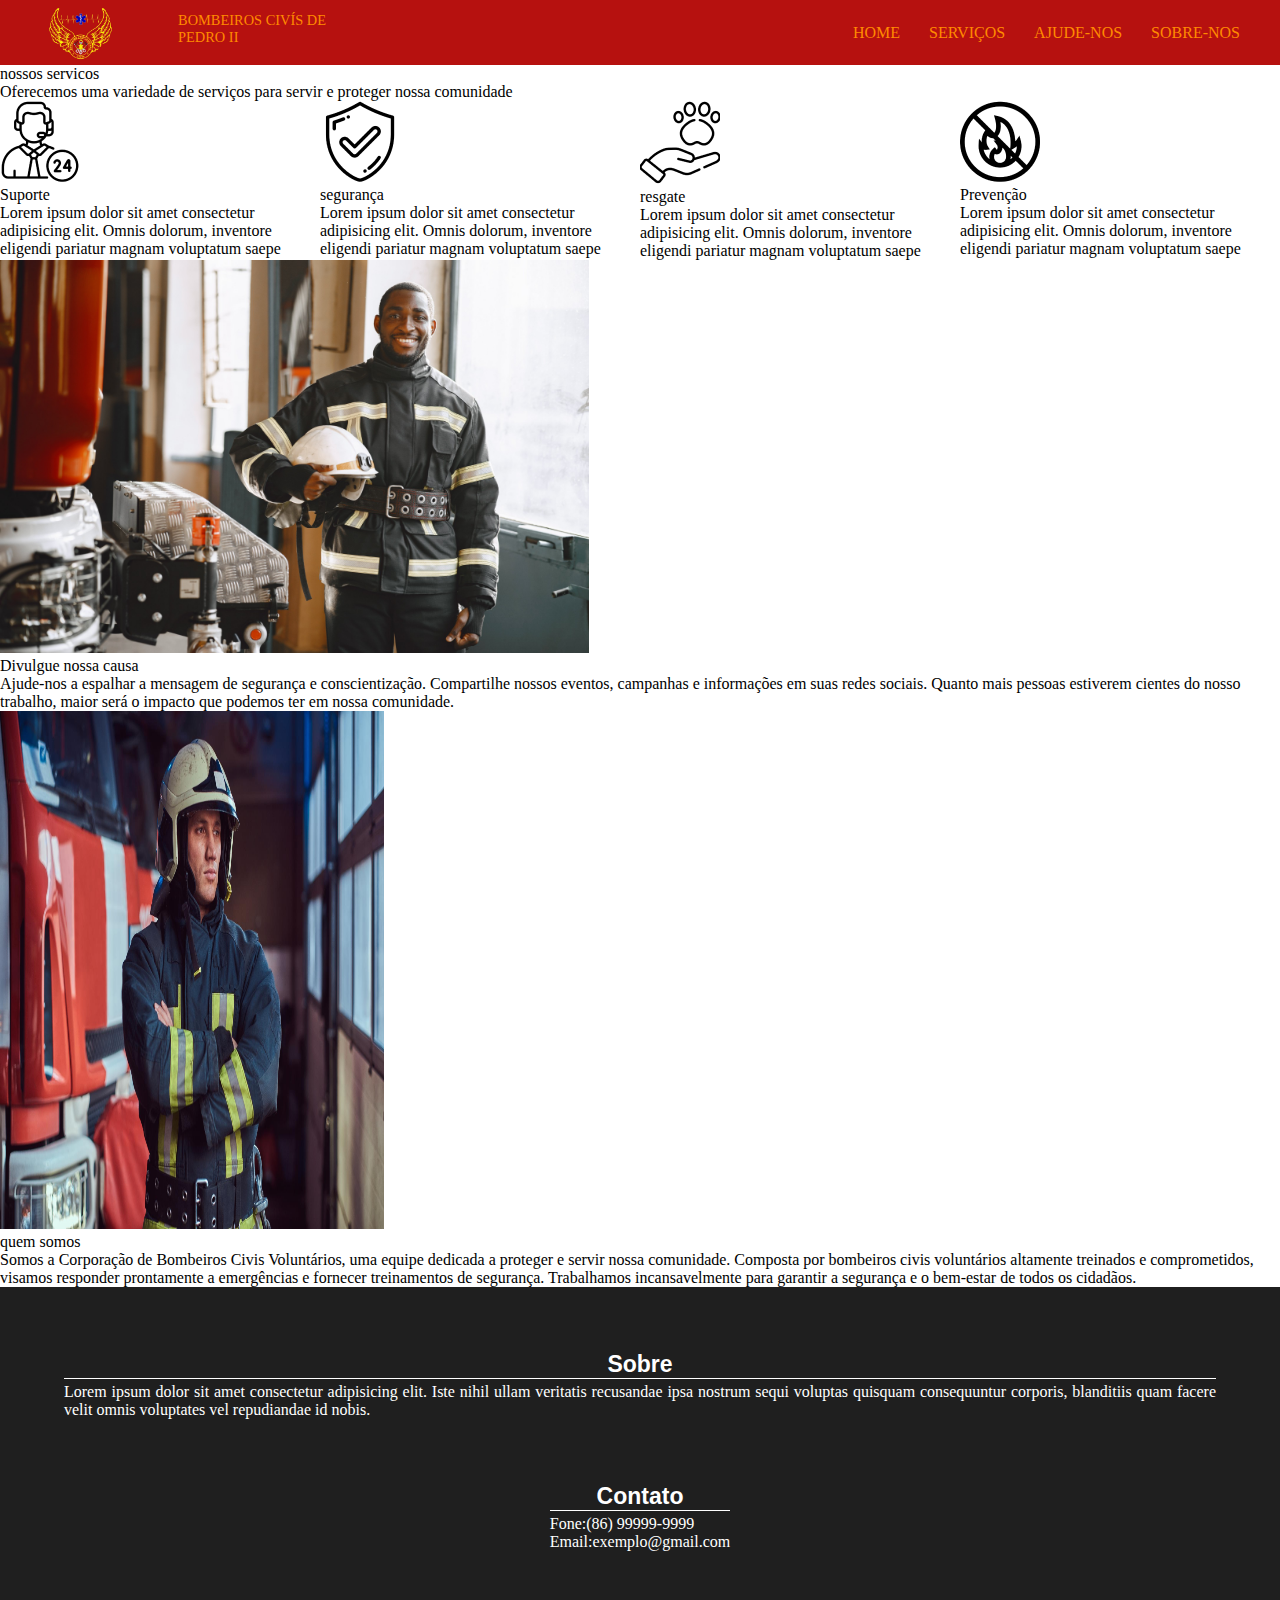
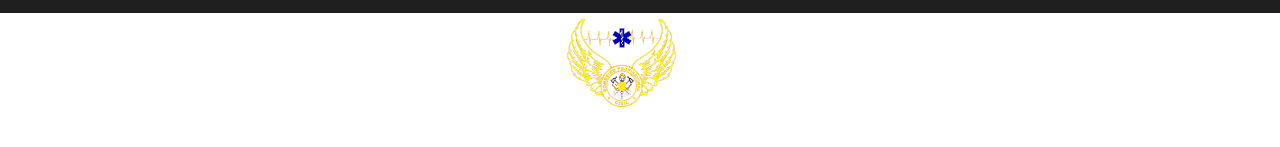
<file: index.html>
<!DOCTYPE html>
<html lang="pt-br">

<head>
    <meta charset="UTF-8">
    <meta name="viewport" content="width=device-width, initial-scale=1.0">
    <title>Home</title>
    <link href="style.css" rel="stylesheet" type="text/css" />
</head>

<body>
    <header>
        <div class="logo"></div>
        <h2 class="nomeHeader">BOMBEIROS CIVÍS DE PEDRO II</h2>
        <div class="linksHeader">
            <a href="home.html" class="navegarHeader">HOME</a>
            <a href="servicos.html" class="navegarHeader">SERVIÇOS</a>
            <a href="ajude-nos.html" class="navegarHeader">AJUDE-NOS</a>
            <a href="sobre.html" class="navegarHeader">SOBRE-NOS</a>
        </div>
    </header>

    <div>
        <p>nossos servicos</p>
        <p>Oferecemos uma variedade de serviços para servir e proteger nossa comunidade</p>

        <div style="display: flex; justify-content: space-between;">
            <div>
                <img src="imagens/suporte 24h icon.png" alt="">
                <p>Suporte</p>
                <p>Lorem ipsum dolor sit amet consectetur adipisicing elit. Omnis dolorum, inventore eligendi pariatur
                    magnam voluptatum saepe</p>
            </div>

            <div>
                <img src="imagens/seguranca.png" alt="">
                <p>segurança</p>
                <p>Lorem ipsum dolor sit amet consectetur adipisicing elit. Omnis dolorum, inventore eligendi pariatur
                    magnam voluptatum saepe</p>
            </div>

            <div>
                <img src="imagens/resgate animais icon.png" alt="">
                <p>resgate</p>
                <p>Lorem ipsum dolor sit amet consectetur adipisicing elit. Omnis dolorum, inventore eligendi pariatur
                    magnam voluptatum saepe</p>
            </div>

            <div>
                <img src="imagens/fogo icon.png" alt="">
                <p>Prevenção</p>
                <p>Lorem ipsum dolor sit amet consectetur adipisicing elit. Omnis dolorum, inventore eligendi pariatur
                    magnam voluptatum saepe</p>
            </div>
        </div>

    </div>

    <div>
        <img src="imagens/bombeiros 4.jpg" alt="" width="589px" height="393px">
        <p>Divulgue nossa causa</p>
        <p>Ajude-nos a espalhar a mensagem de segurança e conscientização. Compartilhe nossos eventos, campanhas e
            informações em suas redes sociais. Quanto mais pessoas estiverem cientes do nosso trabalho, maior será o
            impacto que podemos ter em nossa comunidade.</p>
    </div>

    <div>
        <img src="imagens/bombeiros 5.jpg" alt="" width="384px" height="518px">
        <p>quem somos</p>
        <p>Somos a Corporação de Bombeiros Civis Voluntários, uma equipe dedicada a proteger e servir nossa comunidade.
            Composta por bombeiros civis voluntários altamente treinados e comprometidos, visamos responder prontamente
            a emergências e fornecer treinamentos de segurança. Trabalhamos incansavelmente para garantir a segurança e
            o bem-estar de todos os cidadãos.</p>
    </div>


    <footer>
        <div class="sobreFooter">
            <h3 class="tituloFooter">Sobre</h3>
            <div class="linha"></div>
            <p class="txtsobrefooter">Lorem ipsum dolor sit amet consectetur adipisicing elit. Iste nihil ullam
                veritatis recusandae ipsa nostrum sequi voluptas quisquam consequuntur corporis, blanditiis quam facere
                velit omnis voluptates vel repudiandae id nobis.</p>
        </div>
        <div class="sobreFooter">
            <h3 class="tituloFooter">Contato</h3>
            <div class="linha"></div>
            <p class="txtsobrefooter">Fone:(86) 99999-9999</p>
            <p class="txtsobrefooter">Email:exemplo@gmail.com</p>
        </div>
        <div class="sobreFooter">
            <div class="logoFooter"><img src="imagens/logo_bombeiros.png" alt="Logo"
                    style="width: 116.772px; height: 94px;"></div>
            <h3 class="tituloFooter">Redes sociais</h3>
            <div class="linha"></div>
            <div class="imgredesocial"></div>
            <div class="imgredesocial"></div>
            <div class="imgredesocial"></div>
        </div>
    </footer>
</body>

</html>
</file>
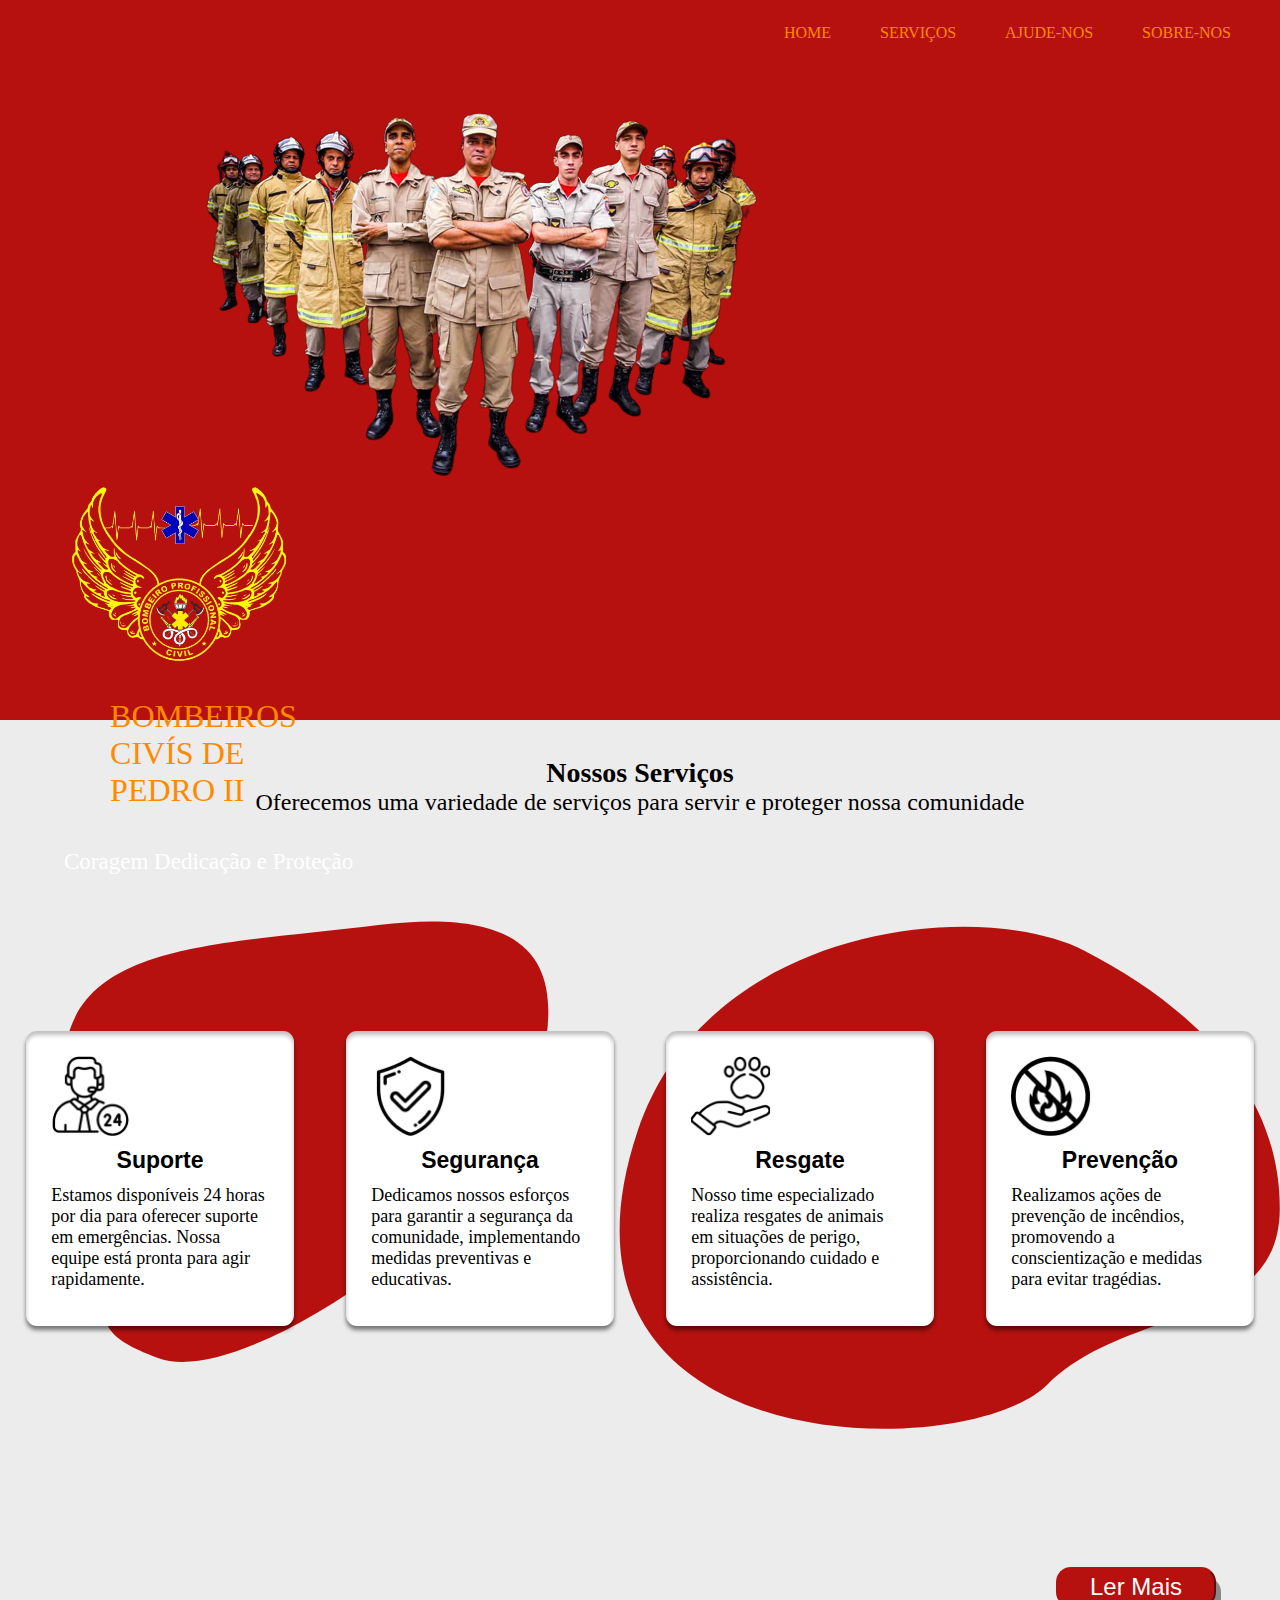
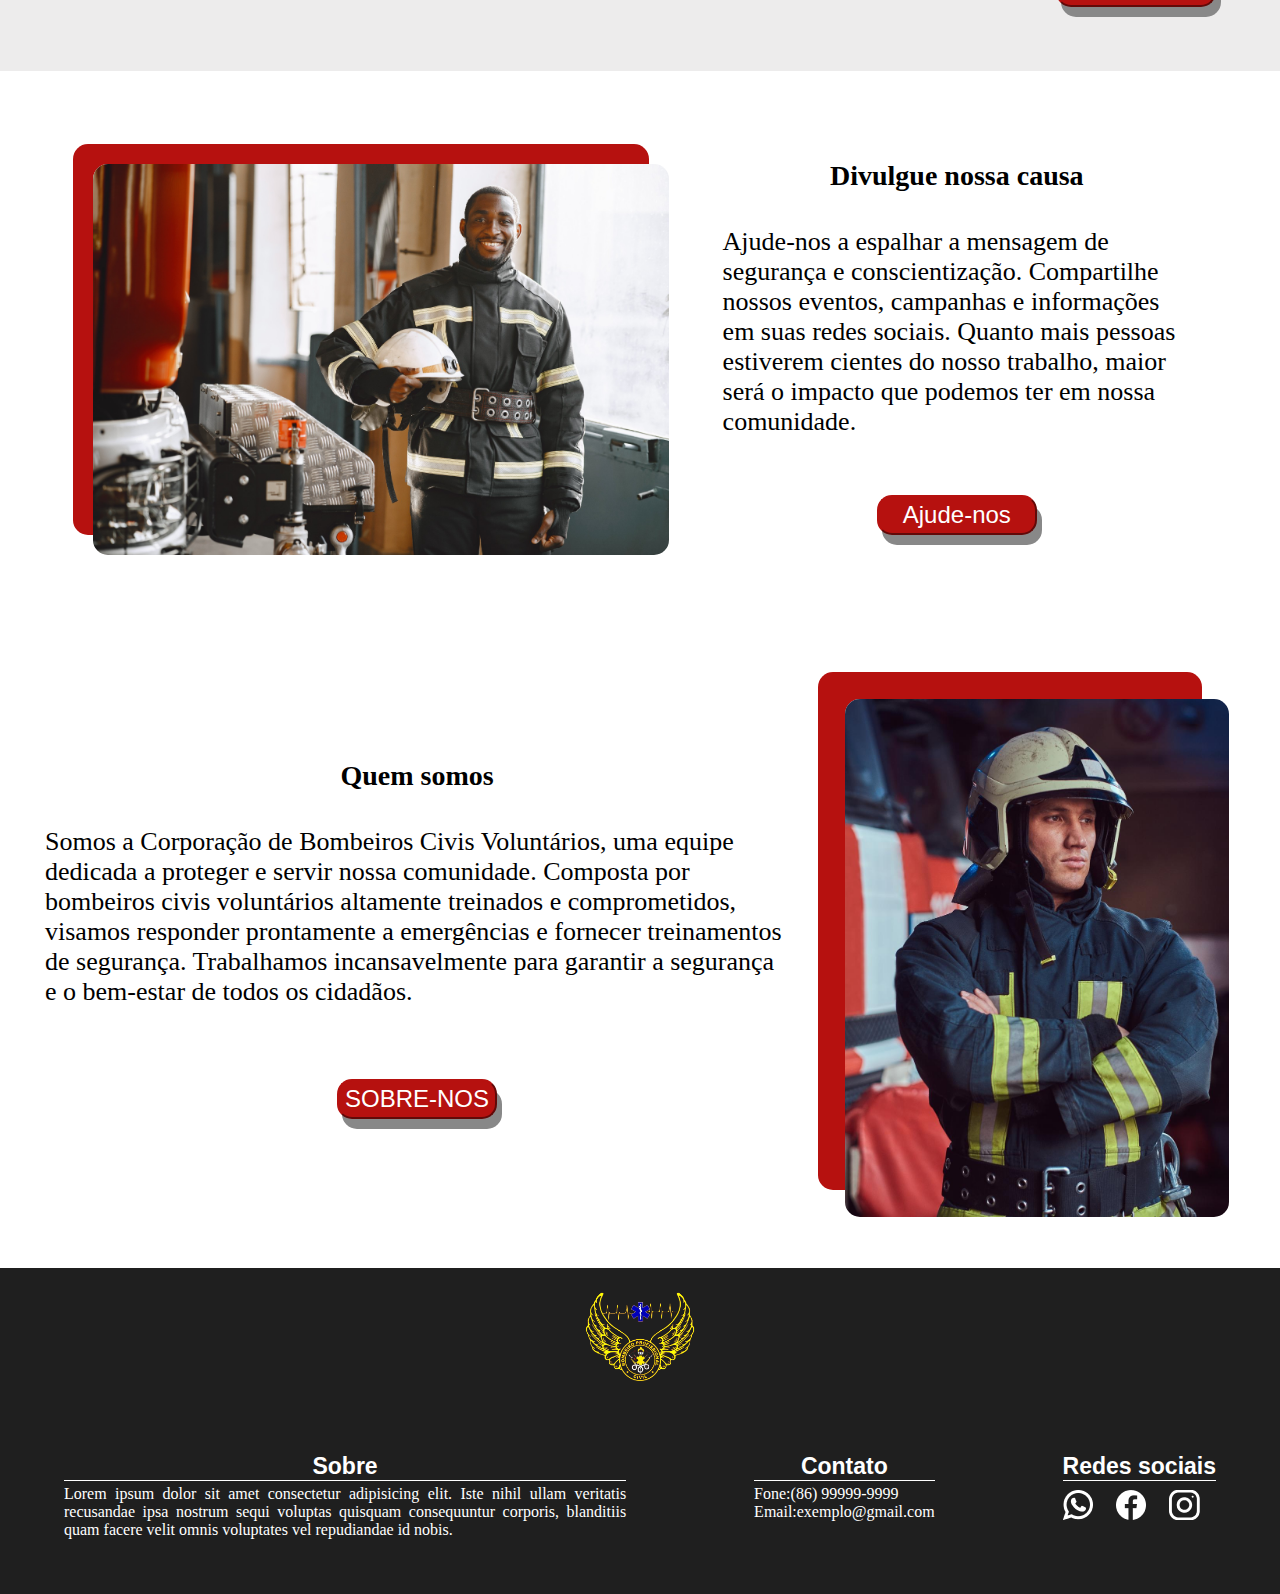
<file: implementação/index.html>
<!DOCTYPE html>
<html lang="pt-br">

<head>
    <meta charset="UTF-8">
    <meta name="viewport" content="width=device-width, initial-scale=1.0">
    <title>Home</title>
    <link href="css/style.css" rel="stylesheet" type="text/css" />
</head>

<body>
    <div id="headerInicio">
        <header>
            <nav id="nav">
                <img id="btn-mobile" src="img/menu.png" alt="">
                <ul id="menu">
                    <li><a href="index.html" class="navegarHeader">HOME</a></li>
                    <li><a href="servicos.html" class="navegarHeader">SERVIÇOS</a></li>
                    <li><a href="ajude-nos.html" class="navegarHeader">AJUDE-NOS</a></li>
                    <li><a href="sobre.html" class="navegarHeader">SOBRE-NOS</a></li>
                </ul>
            </nav>
        </header>
    </div>

    <div class="inicio">
        <section class="imgPrincipal">
            <img src="img/bombeiros.png" style="padding-top: 45px;">
        </section>
        <img src="img/logo_bombeiros.png" alt="" id="logoInicio"><br>
        <h2 class="nomeInicio">BOMBEIROS CIVÍS DE PEDRO II</h2><br>
        <h2 class="slogam">Coragem Dedicação e Proteção</h2>
    </div>

    <div class="container-">
        <div class="container-geral">
            <div class="titulo-e-texto">
                <p class="tituloInicio">Nossos Serviços</p>
                <p class="txtInicio">Oferecemos uma variedade de serviços para servir e proteger nossa comunidade</p>
            </div>
            <div class="container-svg">
                <div class="svg">
                    <svg xmlns="http://www.w3.org/2000/svg" width="556" height="504" viewBox="0 0 576 524" fill="none">
                        <path
                            d="M554.622 215.2C515.998 339.7 215.043 558.04 111.597 518.573C8.15186 479.106 67.0428 470.785 10.043 246.785C-46.9568 22.7852 147.342 32.3709 373.544 4.28534C599.746 -23.8003 593.246 90.6997 554.622 215.2Z"
                            fill="#B6110F" />
                    </svg>

                    <svg xmlns="http://www.w3.org/2000/svg" width="758" height="576" viewBox="0 0 758 576" fill="none">
                        <path
                            d="M21.2712 234.445C101.268 -4.93506 415.574 -33.3019 533.629 27.327C651.685 87.956 757.671 184.078 757.671 322.578C757.671 461.078 583.5 433 491 525C398.5 617 -106.503 616.791 21.2712 234.445Z"
                            fill="#B6110F" />
                    </svg>
                </div>

                <div class="container-servicos">
                    <div class="servicosHome">
                        <img src="img/suporte 24h icon.png" alt="">
                        <p class="tituloHome">Suporte</p>
                        <p class="txtHome">Estamos disponíveis 24 horas por dia para oferecer suporte em emergências. Nossa equipe está pronta para agir rapidamente.</p>
                    </div>

                    <div class="servicosHome">
                        <img src="img/seguranca.png" alt="">
                        <p class="tituloHome">Segurança</p>
                        <p class="txtHome">Dedicamos nossos esforços para garantir a segurança da comunidade, implementando medidas preventivas e educativas.</p>
                    </div>

                    <div class="servicosHome">
                        <img src="img/resgate animais icon.png" alt="">
                        <p class="tituloHome">Resgate</p>
                        <p class="txtHome">Nosso time especializado realiza resgates de animais em situações de perigo, proporcionando cuidado e assistência.</p>
                    </div>

                    <div class="servicosHome">
                        <img src="img/fogo icon.png" alt="">
                        <p class="tituloHome">Prevenção</p>
                        <p class="txtHome">Realizamos ações de prevenção de incêndios, promovendo a conscientização e medidas para evitar tragédias.</p>
                    </div>

                </div>
            </div>
        </div>
        <div class="botaoright">
            <button class="botao">
                <a href="servicos.html" class="botaoA">Ler Mais</a>
            </button>
        </div>
    </div>

    <div>
        <div class="divulgueCausa">
            <img src="img/bombeiros 4.jpg" alt="" id="imgDivulgue">
            <div class="tituloetextoquemsomos">
                <p class="tituloQuemSomos">Divulgue nossa causa</p>
                <p class="txtQuemSomos">Ajude-nos a espalhar a mensagem de segurança e conscientização. Compartilhe nossos
                    eventos,
                    campanhas e
                    informações em suas redes sociais. Quanto mais pessoas estiverem cientes do nosso trabalho, maior
                    será o
                    impacto que podemos ter em nossa comunidade.</p>
                <button class="botao">
                    <a href="ajude-nos.html" class="botaoA">Ajude-nos</a>
                </button>
            </div>
        </div>
    </div>

    <div>
        <div class="quemsomos">
            <img src="img/bombeiros 5.jpg" alt="" id="imgQuemSomos">
            <div class="tituloetextoquemsomos">
                <p class="tituloQuemSomos">Quem somos</p>
                <p class="txtQuemSomos">Somos a Corporação de Bombeiros Civis Voluntários, uma equipe dedicada a proteger e
                    servir
                    nossa comunidade.
                    Composta por bombeiros civis voluntários altamente treinados e comprometidos, visamos responder
                    prontamente
                    a emergências e fornecer treinamentos de segurança. Trabalhamos incansavelmente para garantir a
                    segurança e
                    o bem-estar de todos os cidadãos.</p>
                <button class="botao">
                    <a href="sobre.html" class="botaoA">SOBRE-NOS</a>
                </button>
            </div>
        </div>
    </div>

    <footer>
        <div class="logofooter">
            <img src="img/logo_bombeiros.png" alt="Logo" style="width: 116.772px; height: 94px;">
        </div>
        <div class="infofooter">
            <div class="sobreFooter">
                <h3 class="tituloFooter">Sobre</h3>
                <div class="linha"></div>
                <p class="txtsobrefooter">Lorem ipsum dolor sit amet consectetur adipisicing elit. Iste nihil ullam
                    veritatis recusandae ipsa nostrum sequi voluptas quisquam consequuntur corporis, blanditiis quam
                    facere
                    velit omnis voluptates vel repudiandae id nobis.</p>
            </div>
            <div class="sobreFooter">
                <h3 class="tituloFooter">Contato</h3>
                <div class="linha"></div>
                <p class="txtsobrefooter">Fone:(86) 99999-9999</p>
                <p class="txtsobrefooter">Email:exemplo@gmail.com</p>
            </div>
            <div class="sobreFooter">
                <h3 class="tituloFooter">Redes sociais</h3>
                <div class="linha"></div>
                <div class="redesfooter">
                    <img src="img/whatsapp icon.png" alt="">
                    <img src="img/facebook icon.png" alt="">
                    <img src="img/instagram icon.png" alt="">
                </div>
            </div>
        </div>
    </footer>
    <script type="text/javascript" src="js/javascript.js"></script>
</body>

</html>
</file>
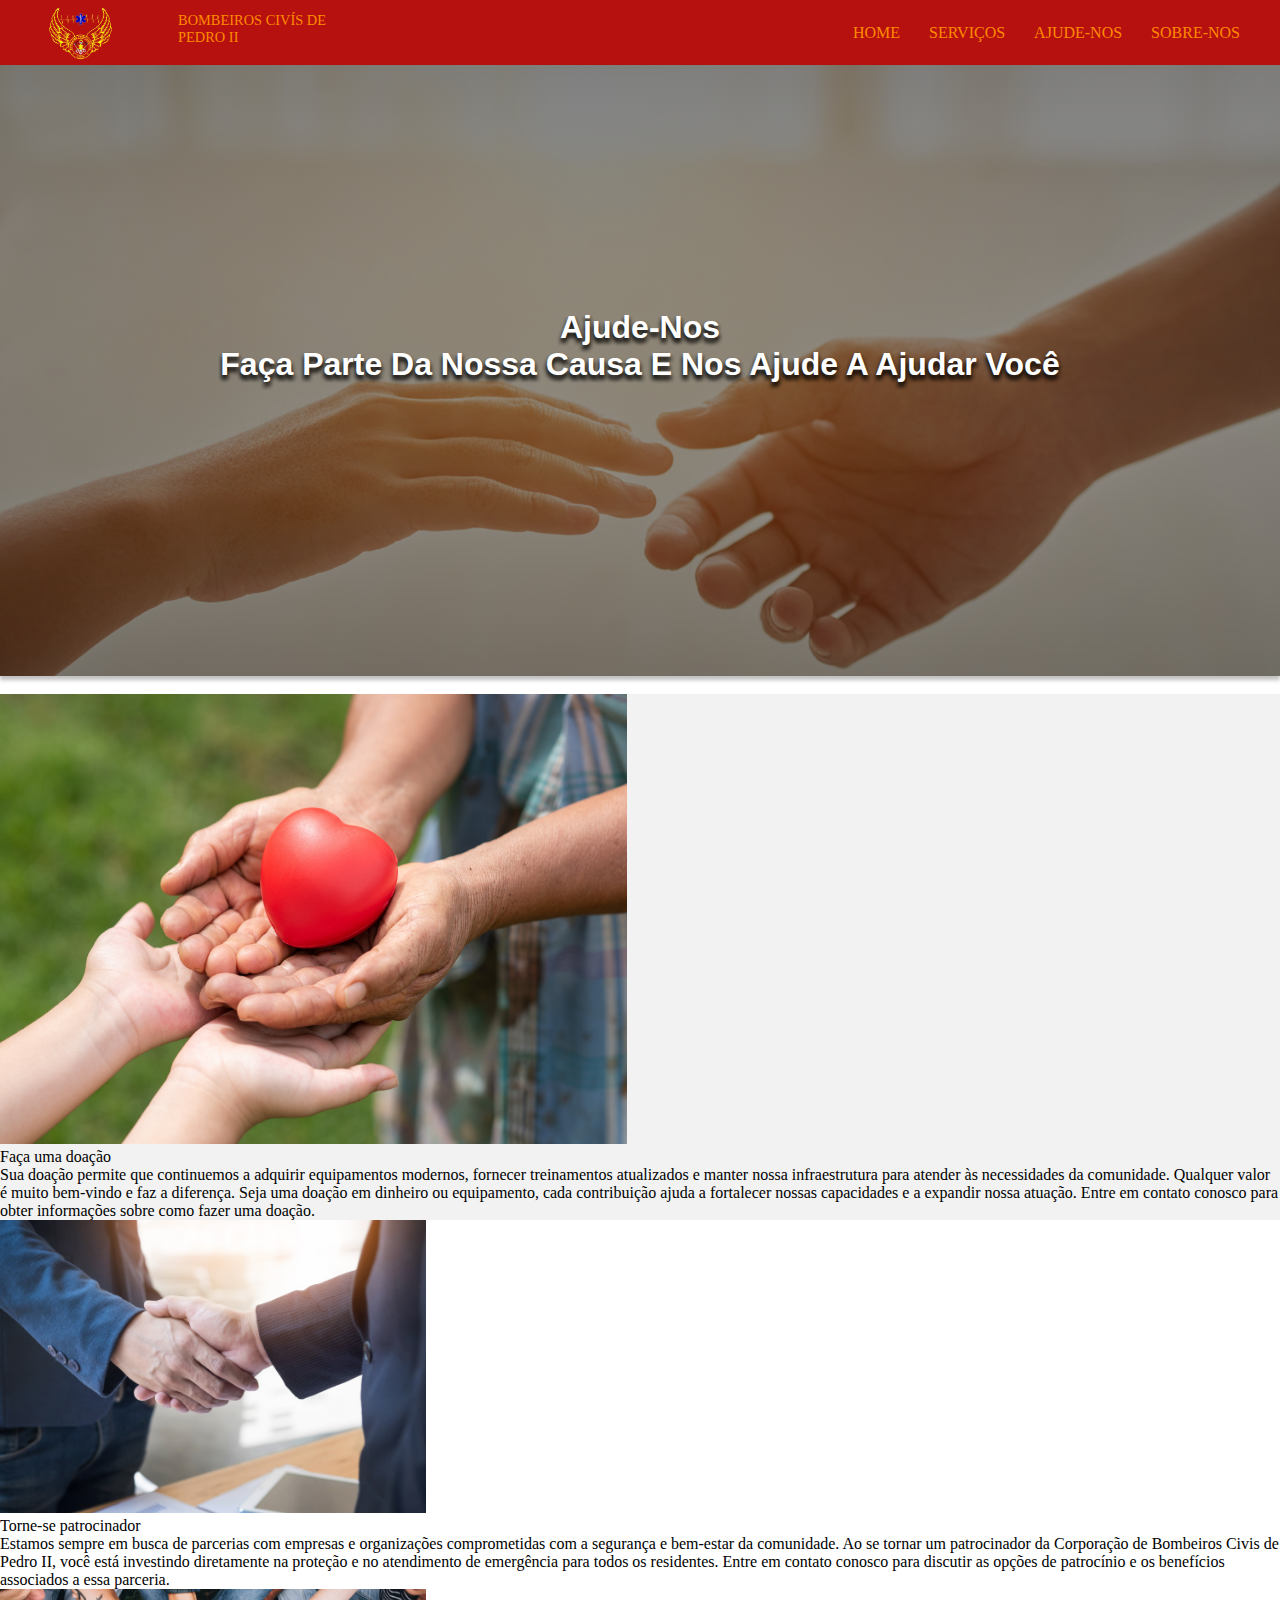
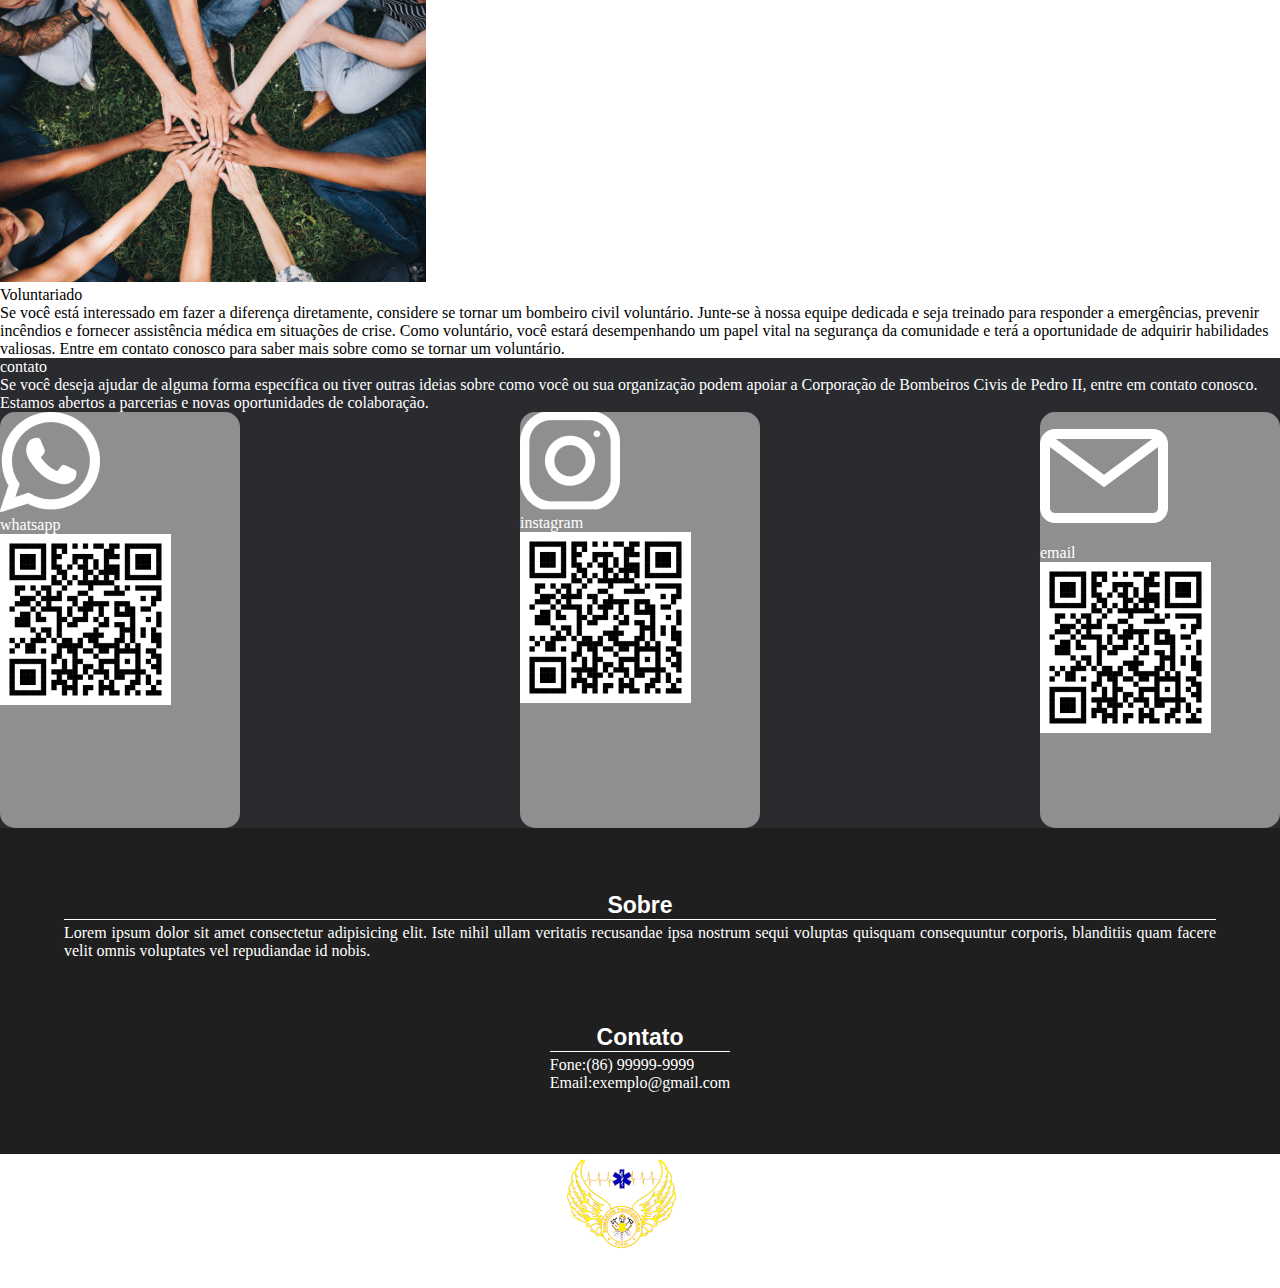
<file: ajude-nos.html>
<!DOCTYPE html>
<html lang="pt-br">

<head>
    <meta charset="UTF-8">
    <meta name="viewport" content="width=device-width, initial-scale=1.0">
    <title>Ajude-nos</title>
    <link href="style.css" rel="stylesheet" type="text/css" />
</head>

<body>
    <header>
        <div class="logo"></div>
        <h2 class="nomeHeader">BOMBEIROS CIVÍS DE PEDRO II</h2>
        <div class="linksHeader">
            <a href="home.html" class="navegarHeader">HOME</a>
            <a href="servicos.html" class="navegarHeader">SERVIÇOS</a>
            <a href="ajude-nos.html" class="navegarHeader">AJUDE-NOS</a>
            <a href="sobre.html" class="navegarHeader">SOBRE-NOS</a>
        </div>
    </header>

    <div class="imgAjude">
        <!-- <img src="imagens/maos estendidas.jpg" alt="" width="100%;" height="611px;"> -->
        <p class="titulo">ajude-nos</p>
        <p class="titulo">Faça parte da nossa causa e nos ajude a ajudar você</p>
    </div>
<br>
    <div class="doacao">
        <img src="imagens/doacao.jpg" alt="" style="width: 627px; height: 449.818px;">
        <div class="doacaoTexto">
        <p>Faça uma doação</p>
        <p>Sua doação permite que continuemos a adquirir equipamentos modernos, fornecer treinamentos atualizados e
            manter nossa infraestrutura para atender às necessidades da comunidade. Qualquer valor é muito bem-vindo e
            faz a diferença. Seja uma doação em dinheiro ou equipamento, cada contribuição ajuda a fortalecer nossas
            capacidades e a expandir nossa atuação. Entre em contato conosco para obter informações sobre como fazer uma
            doação.</p>
        </div>
    </div>
    <div class="">
        <img src="imagens/maos dadas.jpg" alt="" style="width: 426px; height: 293px;">
        <p>Torne-se patrocinador</p>
        <p>Estamos sempre em busca de parcerias com empresas e organizações comprometidas com a segurança e bem-estar da
            comunidade. Ao se tornar um patrocinador da Corporação de Bombeiros Civis de Pedro II, você está investindo
            diretamente na proteção e no atendimento de emergência para todos os residentes. Entre em contato conosco
            para discutir as opções de patrocínio e os benefícios associados a essa parceria.</p>

        <img src="imagens/maos juntas.jpg" style="width: 426px; height: 293px;">
        <p>Voluntariado</p>
        <p>Se você está interessado em fazer a diferença diretamente, considere se tornar um bombeiro civil voluntário.
            Junte-se à nossa equipe dedicada e seja treinado para responder a emergências, prevenir incêndios e fornecer
            assistência médica em situações de crise. Como voluntário, você estará desempenhando um papel vital na
            segurança da comunidade e terá a oportunidade de adquirir habilidades valiosas. Entre em contato conosco
            para saber mais sobre como se tornar um voluntário.</p>
    </div>


    <div style="background: #292B2F; color: white;">
        <p>contato</p>
        <p>Se você deseja ajudar de alguma forma específica ou tiver outras ideias sobre como você ou sua organização
            podem apoiar a Corporação de Bombeiros Civis de Pedro II, entre em contato conosco. Estamos abertos a
            parcerias e novas oportunidades de colaboração.</p>

        <div style="display: flex; justify-content: space-between;">
            <div style="background: #8F8F8F; width: 240px; height: 416px; border-radius: 15px;">
                <img src="imagens/whatsapp.png" alt="">
                <p>whatsapp</p>
                <img src="imagens/qr code.png" alt="">
            </div>
            <div style="background: #8F8F8F; width: 240px; height: 416px; border-radius: 15px;">
                <img src="imagens/instagram.png" alt="">
                <p>instagram</p>
                <img src="imagens/qr code.png" alt="">
            </div>
            <div style="background: #8F8F8F; width: 240px; height: 416px; border-radius: 15px;">
                <img src="imagens/email.png" alt="">
                <p>email</p>
                <img src="imagens/qr code.png" alt="">
            </div>
        </div>

    </div>

    <footer>
        <div class="sobreFooter">
            <h3 class="tituloFooter">Sobre</h3>
            <div class="linha"></div>
            <p class="txtsobrefooter">Lorem ipsum dolor sit amet consectetur adipisicing elit. Iste nihil ullam
                veritatis recusandae ipsa nostrum sequi voluptas quisquam consequuntur corporis, blanditiis quam facere
                velit omnis voluptates vel repudiandae id nobis.</p>
        </div>
        <div class="sobreFooter">
            <h3 class="tituloFooter">Contato</h3>
            <div class="linha"></div>
            <p class="txtsobrefooter">Fone:(86) 99999-9999</p>
            <p class="txtsobrefooter">Email:exemplo@gmail.com</p>
        </div>
        <div class="sobreFooter">
            <div class="logoFooter"><img src="imagens/logo_bombeiros.png" alt="Logo"
                    style="width: 116.772px; height: 94px;"></div>
            <h3 class="tituloFooter">Redes sociais</h3>
            <div class="linha"></div>
            <div class="imgredesocial"></div>
            <div class="imgredesocial"></div>
            <div class="imgredesocial"></div>
        </div>
    </footer>
</body>

</html>
</file>
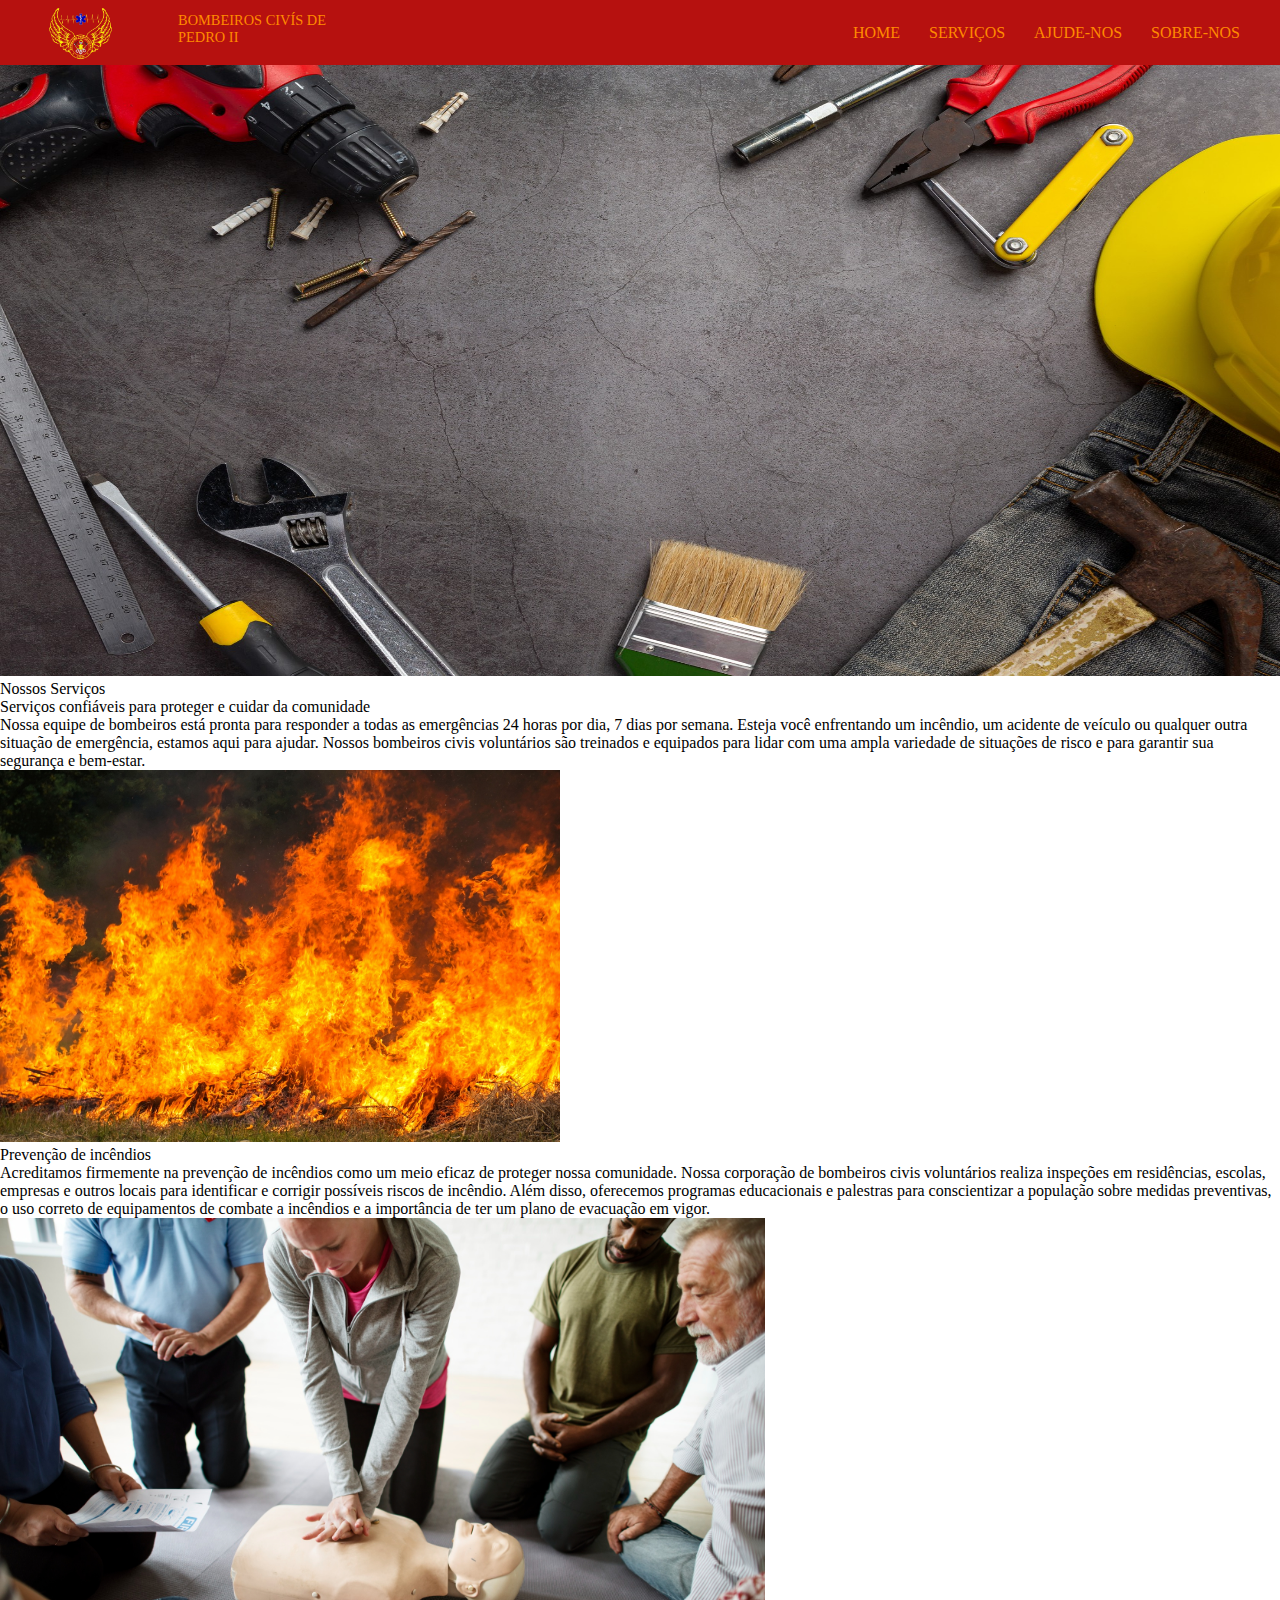
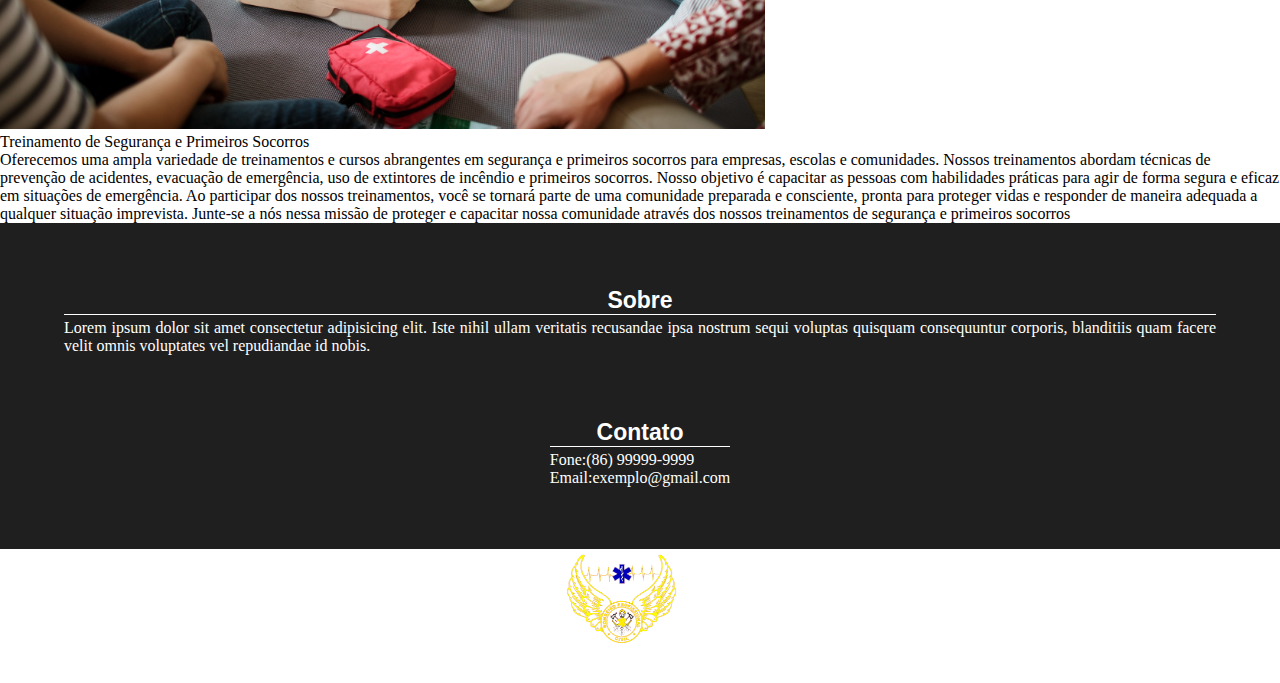
<file: servicos.html>
<!DOCTYPE html>
<html lang="pt-br">

<head>
    <meta charset="UTF-8">
    <meta name="viewport" content="width=device-width, initial-scale=1.0">
    <title>Serviços</title>
    <link href="style.css" rel="stylesheet" type="text/css" />
</head>

<body>
    <header>
        <div class="logo"></div>
        <h2 class="nomeHeader">BOMBEIROS CIVÍS DE PEDRO II</h2>
        <div class="linksHeader">
            <a href="home.html" class="navegarHeader">HOME</a>
            <a href="servicos.html" class="navegarHeader">SERVIÇOS</a>
            <a href="ajude-nos.html" class="navegarHeader">AJUDE-NOS</a>
            <a href="sobre.html" class="navegarHeader">SOBRE-NOS</a>
        </div>
    </header>

    <div>
        <img src="imagens/servicos.jpg" alt="" width="100%" height="611">
        <p>Nossos Serviços</p>
        <p>Serviços confiáveis para proteger e cuidar da comunidade</p>
    </div>

    <div>
        <p>Nossa equipe de bombeiros está pronta para responder a todas as emergências 24 horas por dia, 7 dias por
            semana. Esteja você enfrentando um incêndio, um acidente de veículo ou qualquer outra situação de
            emergência, estamos aqui para ajudar. Nossos bombeiros civis voluntários são treinados e equipados para
            lidar com uma ampla variedade de situações de risco e para garantir sua segurança e bem-estar.</p>
    </div>

    <div>
        <img src="imagens/queimadas.jpg" alt="" width="560px" height="372px">
        <p>Prevenção de incêndios</p>
        <p>Acreditamos firmemente na prevenção de incêndios como um meio eficaz de proteger nossa comunidade. Nossa
            corporação de bombeiros civis voluntários realiza inspeções em residências, escolas, empresas e outros
            locais para identificar e corrigir possíveis riscos de incêndio. Além disso, oferecemos programas
            educacionais e palestras para conscientizar a população sobre medidas preventivas, o uso correto de
            equipamentos de combate a incêndios e a importância de ter um plano de evacuação em vigor.</p>
    </div>

    <div>
        <img src="imagens/treinamentos.jpg" alt="" width="765px" height="511px">
        <p>Treinamento de Segurança e Primeiros Socorros</p>
        <p>Oferecemos uma ampla variedade de treinamentos e cursos abrangentes em segurança e primeiros socorros para
            empresas, escolas e comunidades. Nossos treinamentos abordam técnicas de prevenção de acidentes, evacuação
            de emergência, uso de extintores de incêndio e primeiros socorros. Nosso objetivo é capacitar as pessoas com
            habilidades práticas para agir de forma segura e eficaz em situações de emergência.

            Ao participar dos nossos treinamentos, você se tornará parte de uma comunidade preparada e consciente,
            pronta para proteger vidas e responder de maneira adequada a qualquer situação imprevista. Junte-se a nós
            nessa missão de proteger e capacitar nossa comunidade através dos nossos treinamentos de segurança e
            primeiros socorros</p>
    </div>

    <footer>
        <div class="sobreFooter">
            <h3 class="tituloFooter">Sobre</h3>
            <div class="linha"></div>
            <p class="txtsobrefooter">Lorem ipsum dolor sit amet consectetur adipisicing elit. Iste nihil ullam
                veritatis recusandae ipsa nostrum sequi voluptas quisquam consequuntur corporis, blanditiis quam facere
                velit omnis voluptates vel repudiandae id nobis.</p>
        </div>
        <div class="sobreFooter">
            <h3 class="tituloFooter">Contato</h3>
            <div class="linha"></div>
            <p class="txtsobrefooter">Fone:(86) 99999-9999</p>
            <p class="txtsobrefooter">Email:exemplo@gmail.com</p>
        </div>
        <div class="sobreFooter">
            <div class="logoFooter"><img src="imagens/logo_bombeiros.png" alt="Logo"
                    style="width: 116.772px; height: 94px;"></div>
            <h3 class="tituloFooter">Redes sociais</h3>
            <div class="linha"></div>
            <div class="imgredesocial"></div>
            <div class="imgredesocial"></div>
            <div class="imgredesocial"></div>
        </div>
    </footer>
</body>

</html>
</file>
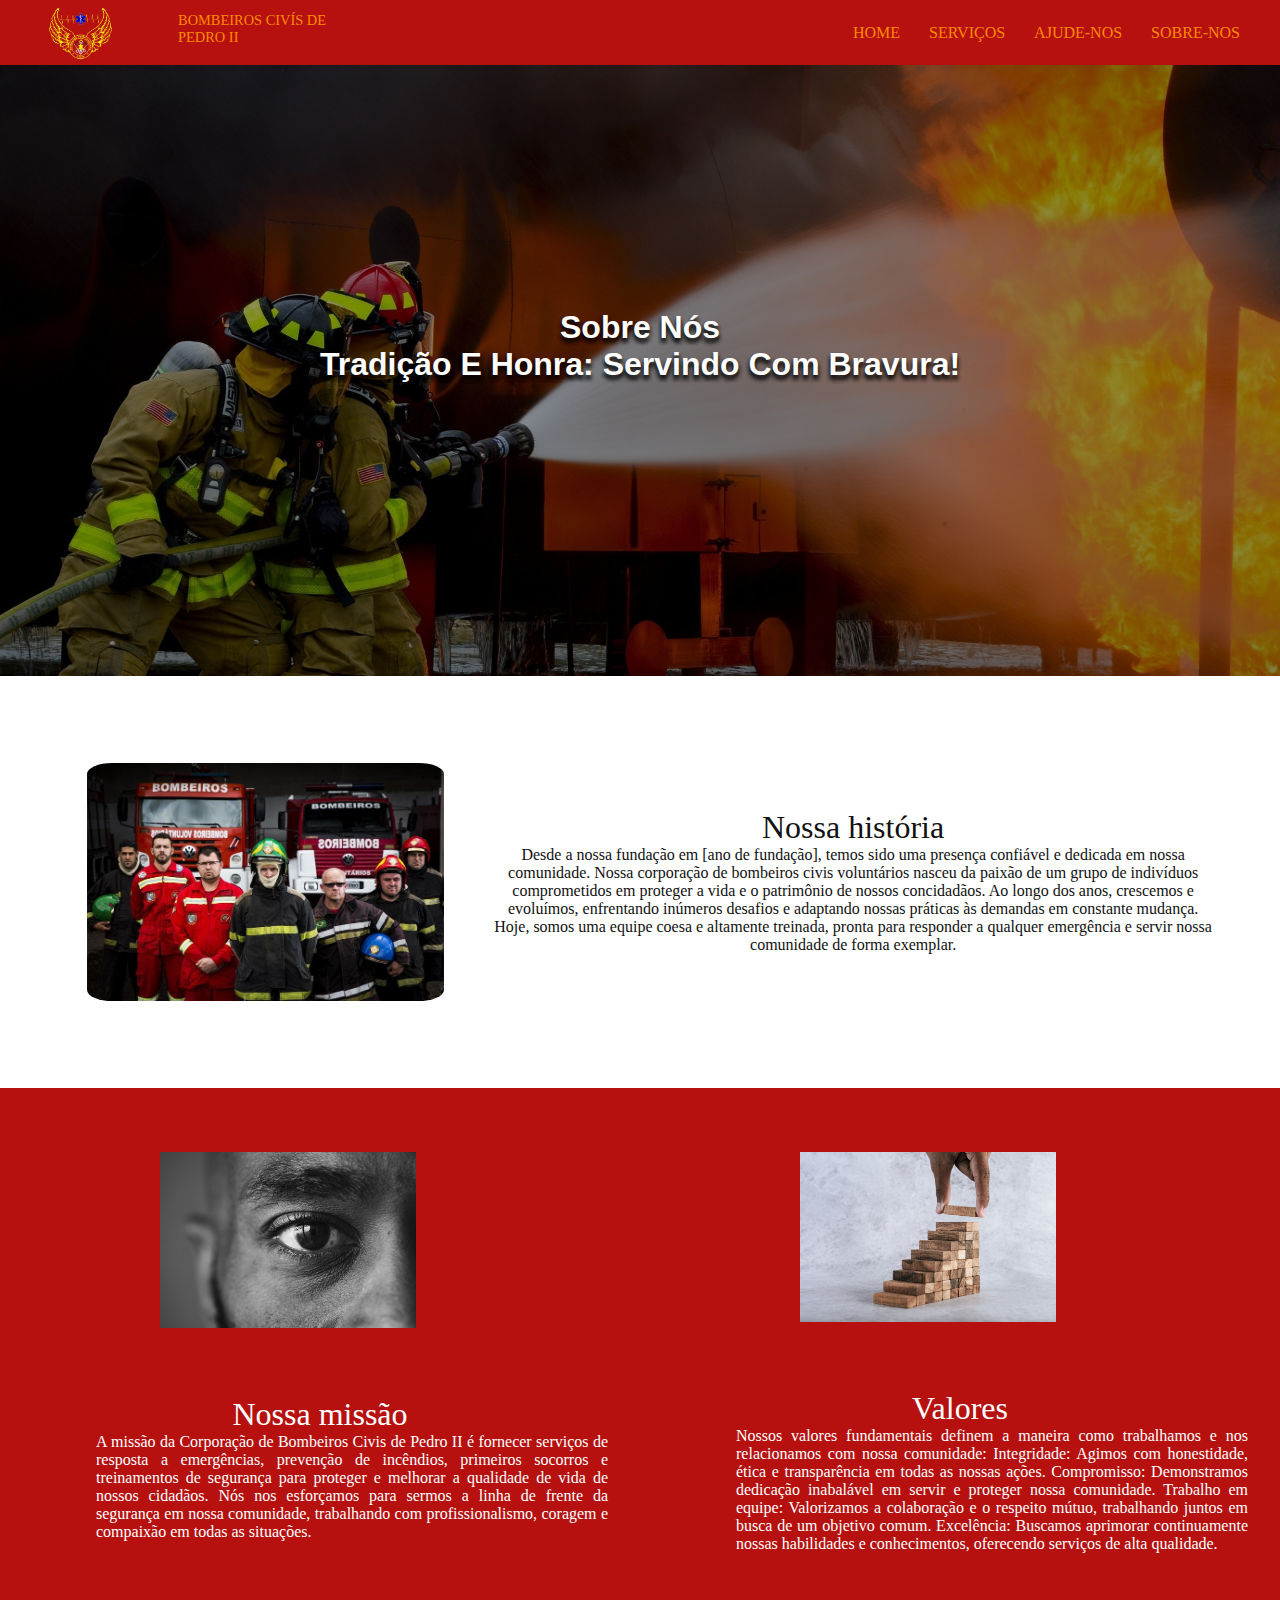
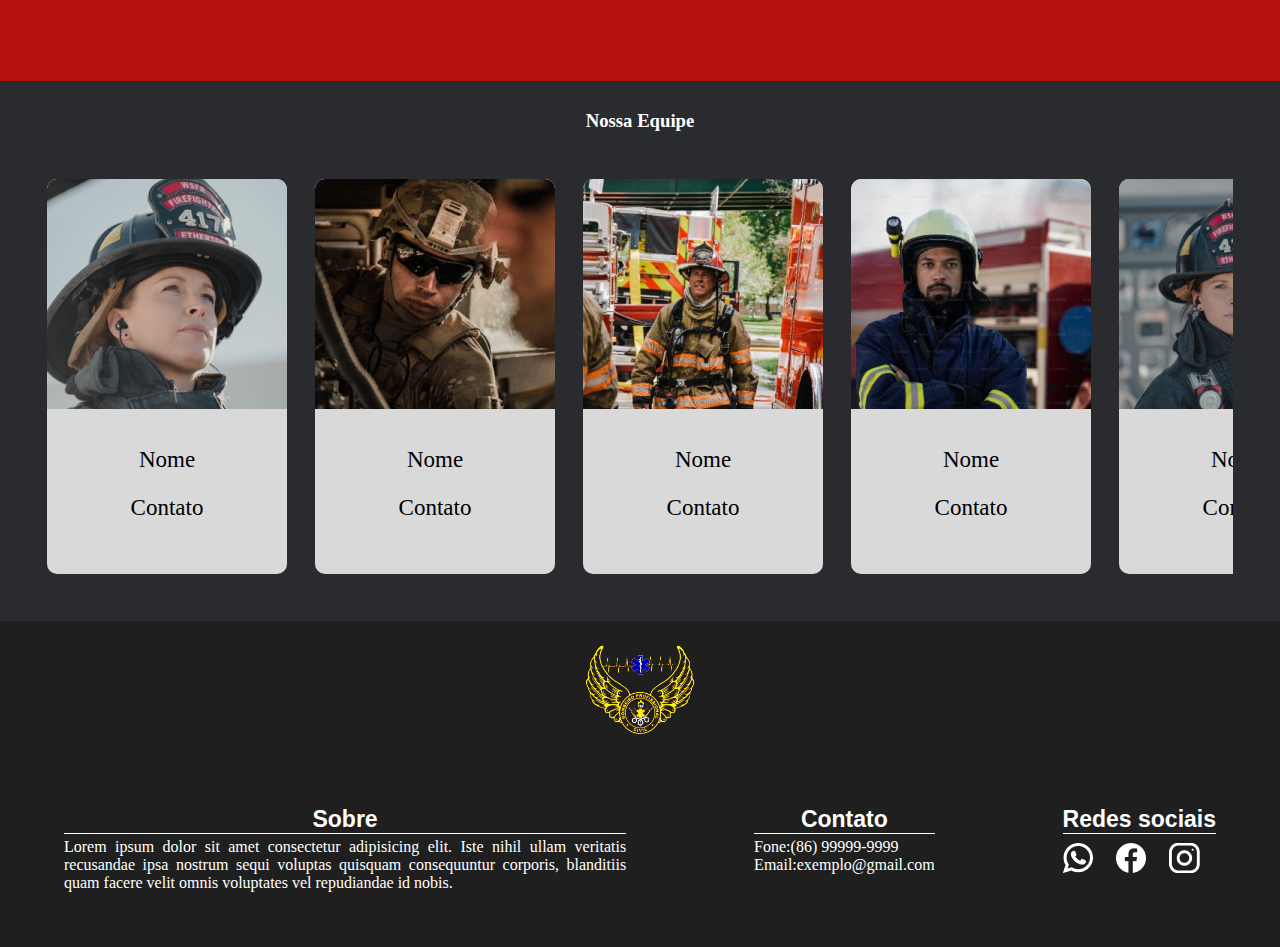
<file: sobre.html>
<!DOCTYPE html>
<html lang="pt-br">

<head>
    <meta charset="UTF-8">
    <meta name="viewport" content="width=device-width, initial-scale=1.0">
    <title>Sobre Nos</title>
    <link href="style.css" rel="stylesheet" type="text/css" />
</head>

<body>
    <header>
        <div class="logo"></div>
        <h2 class="nomeHeader">BOMBEIROS CIVÍS DE PEDRO II</h2>
        <div class="linksHeader">
            <a href="home.html" class="navegarHeader">HOME</a>
            <a href="servicos.html" class="navegarHeader">SERVIÇOS</a>
            <a href="ajude-nos.html" class="navegarHeader">AJUDE-NOS</a>
            <a href="sobre.html" class="navegarHeader">SOBRE-NOS</a>
        </div>
    </header>
    <main>
        <div class="imgSobre">
            <p class="titulo">Sobre nós</p>
            <p class="titulo">Tradição e honra: servindo com bravura!</p>
        </div>
        <div class="historia">
            <img src="imagens/bombeiros 2.jpg" alt="" class="imgHistoria">
            <div class="textosNossahistoria">
                <p class="pNossaHistoria">Nossa história</p>
                <p class="pTextNossaHistoria">Desde a nossa fundação em [ano de fundação], temos sido uma presença
                    confiável e dedicada em nossa
                    comunidade. Nossa corporação de bombeiros civis voluntários nasceu da paixão de um grupo de
                    indivíduos
                    comprometidos em proteger a vida e o patrimônio de nossos concidadãos.
                    Ao longo dos anos, crescemos e evoluímos, enfrentando inúmeros desafios e adaptando nossas práticas
                    às
                    demandas em constante mudança. Hoje, somos uma equipe coesa e altamente treinada, pronta para
                    responder
                    a
                    qualquer emergência e servir nossa comunidade de forma exemplar.</p>
            </div>
        </div>
        <div class="container-valores">
            <div class="valor">
                <div class="missao">
                    <div class="branco"></div>
                    <img src="imagens/missao.jpg" alt="" class="imgValor">
                    <p class="pValor">Nossa missão</p>
                    <p class="pText">A missão da Corporação de Bombeiros Civis de Pedro II é fornecer serviços de
                        resposta a emergências,
                        prevenção de incêndios, primeiros socorros e treinamentos de segurança para proteger e melhorar
                        a
                        qualidade
                        de vida de nossos cidadãos. Nós nos esforçamos para sermos a linha de frente da segurança em
                        nossa
                        comunidade, trabalhando com profissionalismo, coragem e compaixão em todas as situações.</p>
                </div>
                <div class="valores">
                    <div class="branco"></div>
                    <img src="imagens/principios.jpg" class="imgValor">
                    <p class="pValor">Valores</p>
                    <p class="pText">Nossos valores fundamentais definem a maneira como trabalhamos e nos relacionamos
                        com nossa
                        comunidade:
                        Integridade: Agimos com honestidade, ética e transparência em todas as nossas ações.
                        Compromisso: Demonstramos dedicação inabalável em servir e proteger nossa comunidade.
                        Trabalho em equipe: Valorizamos a colaboração e o respeito mútuo, trabalhando juntos em busca de
                        um
                        objetivo
                        comum.
                        Excelência: Buscamos aprimorar continuamente nossas habilidades e conhecimentos, oferecendo
                        serviços
                        de
                        alta
                        qualidade.</p>
                </div>
            </div>
        </div>
        <div class="equipe">
            <h3>Nossa Equipe</h3>
            <div class="scroll">
                <div class="img-fundo"> <img src="imagens/Rectangle 83.png" alt="" style="width: 240px; height: 230px;">
                    <p>Nome</p>
                    <p>Contato</p>
                </div>
                <div class="img-fundo"> <img src="imagens/Rectangle 84.png" alt="" style="width: 240px; height: 230px;">
                    <p>Nome</p>
                    <p>Contato</p>
                </div>
                <div class="img-fundo"> <img src="imagens/Rectangle 85.png" alt="" style="width: 240px; height: 230px;">
                    <p>Nome</p>
                    <p>Contato</p>
                </div>
                <div class="img-fundo"> <img src="imagens/Rectangle 86.png" alt="" style="width: 240px; height: 230px;">
                    <p>Nome</p>
                    <p>Contato</p>
                </div>
                <div class="img-fundo"> <img src="imagens/Rectangle 87.png" alt="" style="width: 240px; height: 230px;">
                    <p>Nome</p>
                    <p>Contato</p>
                </div>
                <div class="img-fundo"> <img src="imagens/Rectangle 83.png" alt="" style="width: 240px; height: 230px;">
                    <p>Nome</p>
                    <p>Contato</p>
                </div>
                <div class="img-fundo"> <img src="imagens/Rectangle 84.png" alt="" style="width: 240px; height: 230px;">
                    <p>Nome</p>
                    <p>Contato</p>
                </div>
            </div>
        </div>
    </main>
    <footer>
        <div class="logofooter"><img src="imagens/logo_bombeiros.png" alt="Logo"
                style="width: 116.772px; height: 94px;"></div>
        <div class="infofooter">
            <div class="sobreFooter">
                <h3 class="tituloFooter">Sobre</h3>
                <div class="linha"></div>
                <p class="txtsobrefooter">Lorem ipsum dolor sit amet consectetur adipisicing elit. Iste nihil ullam
                    veritatis recusandae ipsa nostrum sequi voluptas quisquam consequuntur corporis, blanditiis quam
                    facere
                    velit omnis voluptates vel repudiandae id nobis.</p>
            </div>
            <div class="sobreFooter">
                <h3 class="tituloFooter">Contato</h3>
                <div class="linha"></div>
                <p class="txtsobrefooter">Fone:(86) 99999-9999</p>
                <p class="txtsobrefooter">Email:exemplo@gmail.com</p>
            </div>
            <div class="sobreFooter">
                <h3 class="tituloFooter">Redes sociais</h3>
                <div class="linha"></div>
                <div class="redesfooter">
                    <img src="imagens/whatsapp icon.png" alt="">
                    <img src="imagens/facebook icon.png" alt="">
                    <img src="imagens/instagram icon.png" alt="">
                </div>
            </div>
        </div>
    </footer>
</body>

</html>
</file>
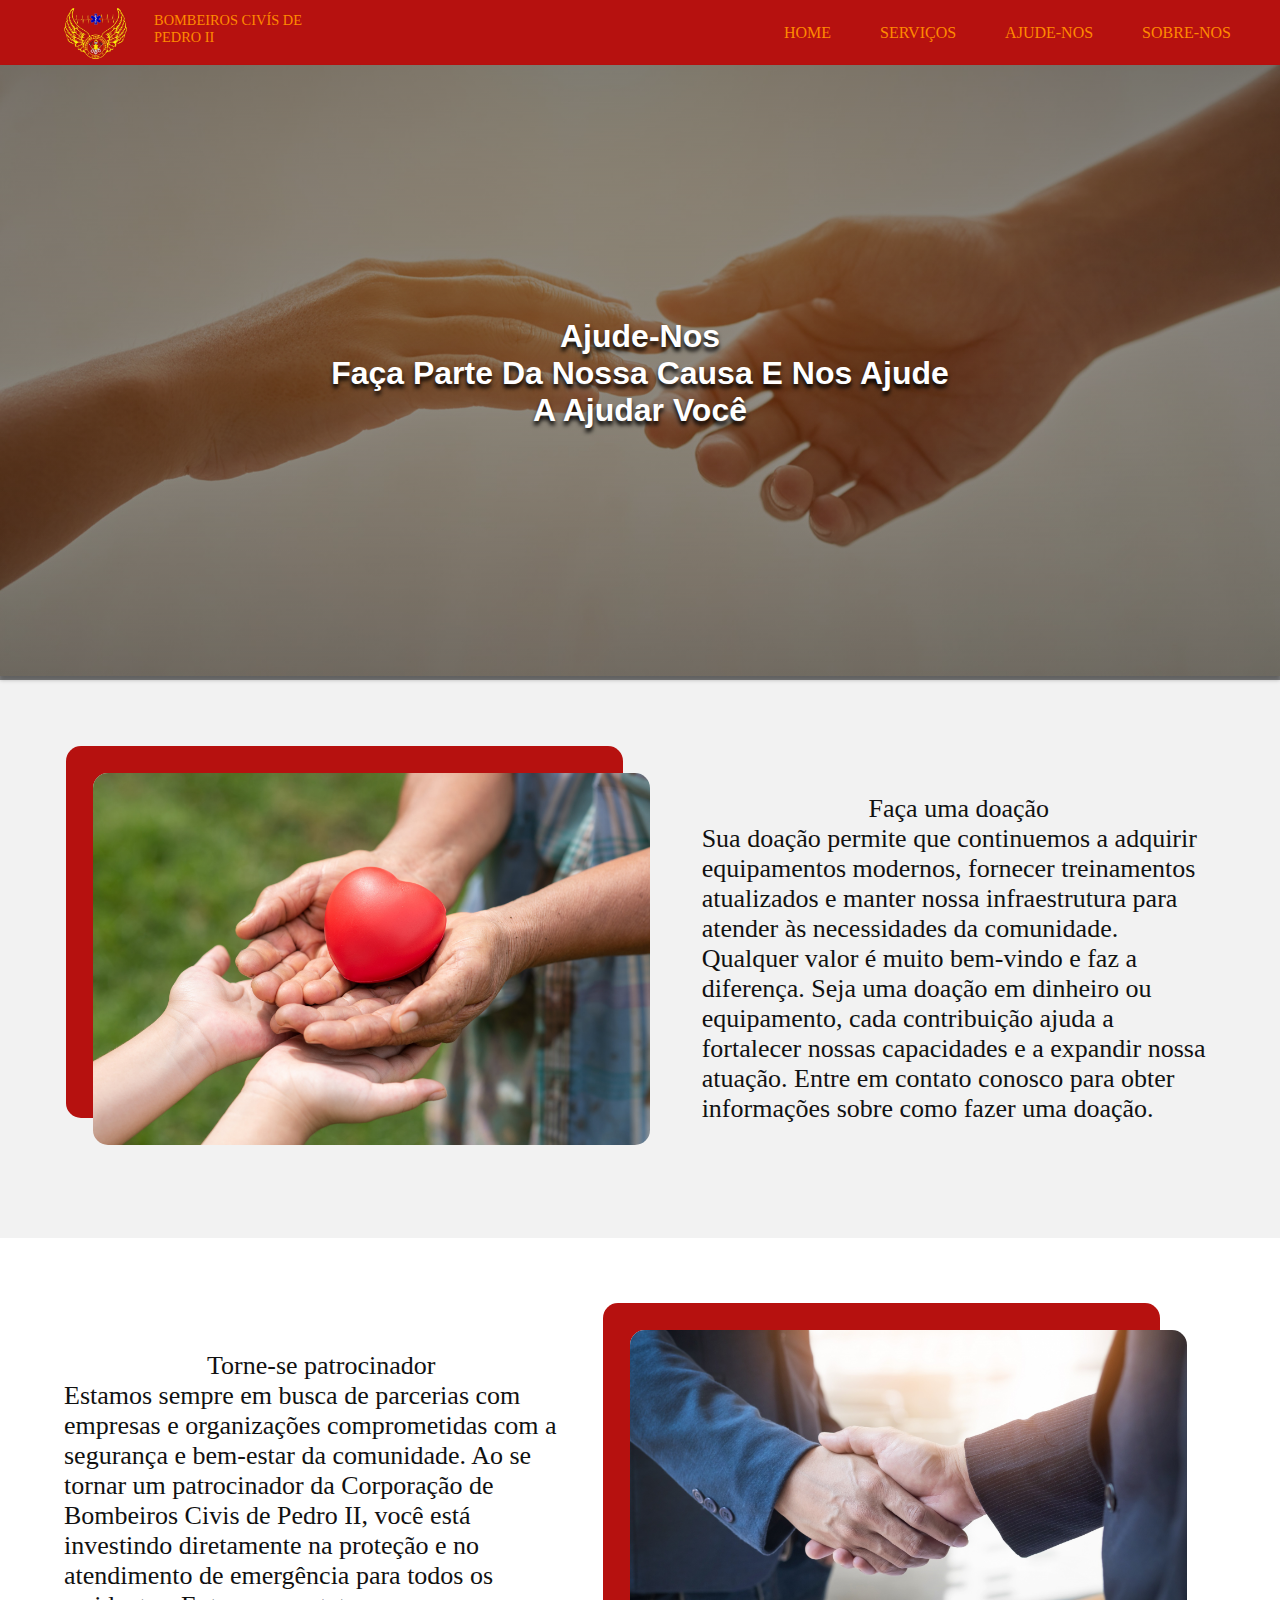
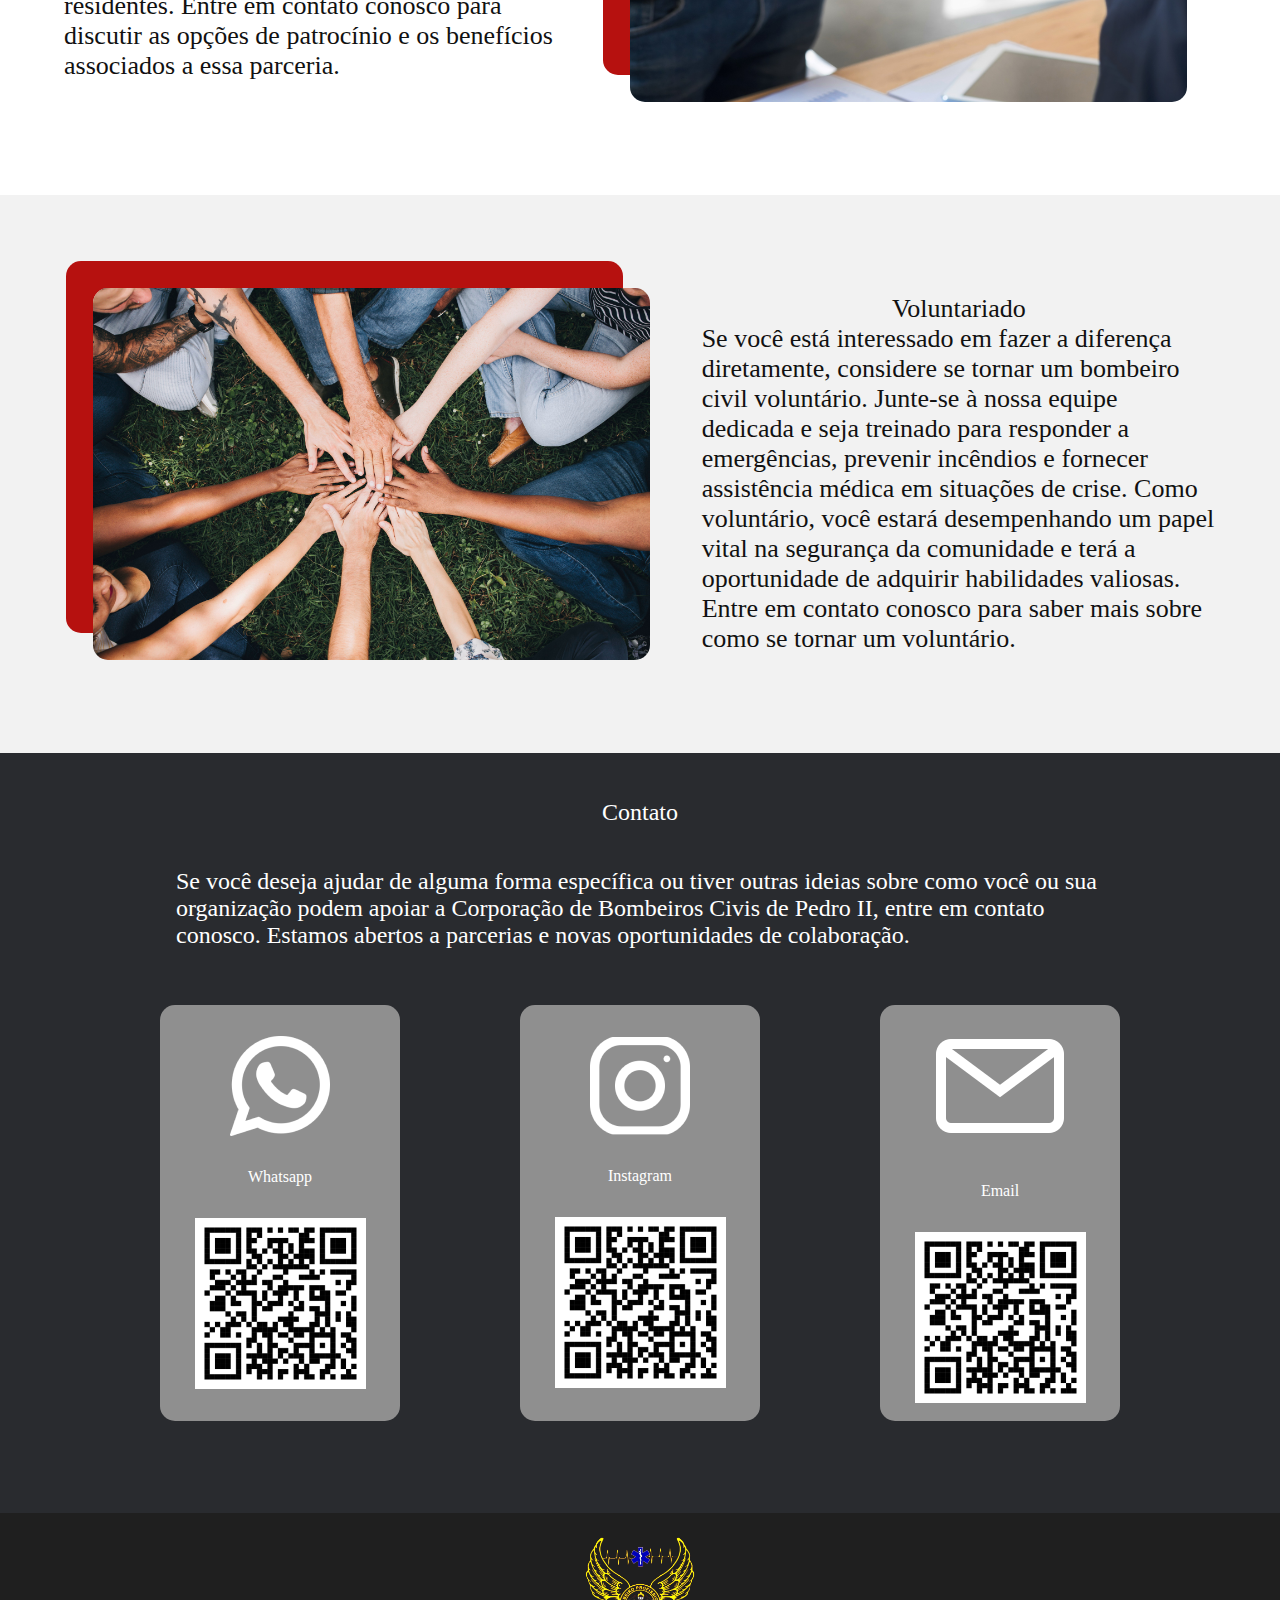
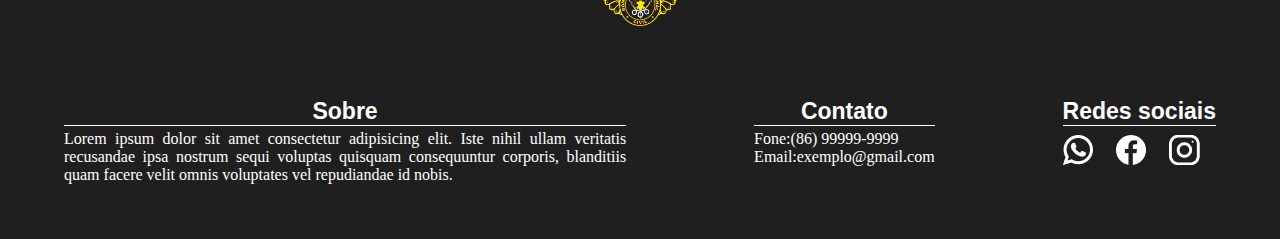
<file: implementação/ajude-nos.html>
<!DOCTYPE html>
<html lang="pt-br">

<head>
    <meta charset="UTF-8">
    <meta name="viewport" content="width=device-width, initial-scale=1.0">
    <title>Ajude-nos</title>
    <link href="css/style.css" rel="stylesheet" type="text/css" />
</head>

<body>
    <header>
        <div class="logo">
            <img src="img/logo_bombeiros.png" alt="">
            <h2 class="nomeHeader">BOMBEIROS CIVÍS DE PEDRO II</h2>
        </div>
        <nav id="nav">
            <img id="btn-mobile" src="img/menu.png" alt="">
            <ul id="menu">
                <li><a href="index.html" class="navegarHeader">HOME</a></li>
                <li><a href="servicos.html" class="navegarHeader">SERVIÇOS</a></li>
                <li><a href="ajude-nos.html" class="navegarHeader">AJUDE-NOS</a></li>
                <li><a href="sobre.html" class="navegarHeader">SOBRE-NOS</a></li>
            </ul>
        </nav>
    </header>

    <div class="imgTitulo">
        <img src="img/maos estendidas.jpg" alt="">
        <div class="titulo">
            <p>Ajude-nos</p>
            <p>Faça parte da nossa causa e nos ajude a ajudar você</p>
        </div>
    </div>
    <div class="doacao">
        <img src="img/doacao.jpg" alt="" class="img-ajudenos">
        <div class="textoAjudenos">
            <p>Faça uma doação</p>
            <p>Sua doação permite que continuemos a adquirir equipamentos modernos, fornecer treinamentos
                atualizados e
                manter nossa infraestrutura para atender às necessidades da comunidade. Qualquer valor é muito
                bem-vindo e
                faz a diferença. Seja uma doação em dinheiro ou equipamento, cada contribuição ajuda a fortalecer
                nossas
                capacidades e a expandir nossa atuação. Entre em contato conosco para obter informações sobre como
                fazer uma
                doação.</p>
        </div>

    </div>
    <div class="patrocinio">
        <img src="img/maos dadas.jpg" alt="" class="img-ajudenos">
        <div class="textoAjudenos">
            <p>Torne-se patrocinador</p>
            <p>Estamos sempre em busca de parcerias com empresas e organizações comprometidas com a segurança e
                bem-estar da
                comunidade. Ao se tornar um patrocinador da Corporação de Bombeiros Civis de Pedro II, você está
                investindo
                diretamente na proteção e no atendimento de emergência para todos os residentes. Entre em contato
                conosco
                para discutir as opções de patrocínio e os benefícios associados a essa parceria.</p>
        </div>
    </div>
    <div class="voluntario">
        <img src="img/maos juntas.jpg" class="img-ajudenos">
        <div class="textoAjudenos">
            <p>Voluntariado</p>
            <p>Se você está interessado em fazer a diferença diretamente, considere se tornar um bombeiro civil
                voluntário.
                Junte-se à nossa equipe dedicada e seja treinado para responder a emergências, prevenir incêndios e
                fornecer
                assistência médica em situações de crise. Como voluntário, você estará desempenhando um papel vital na
                segurança da comunidade e terá a oportunidade de adquirir habilidades valiosas. Entre em contato conosco
                para saber mais sobre como se tornar um voluntário.</p>
        </div>
    </div>


    <div class="contatoqr">
        <div class="textoContato">
            <p>Contato</p>
            <p>Se você deseja ajudar de alguma forma específica ou tiver outras ideias sobre como você ou sua
                organização
                podem apoiar a Corporação de Bombeiros Civis de Pedro II, entre em contato conosco. Estamos abertos a
                parcerias e novas oportunidades de colaboração.</p>
        </div>
        <div class="container-qrcode">
            <div class="qrcode">
                <img src="img/whatsapp.png" alt="">
                <p>Whatsapp</p>
                <img src="img/qr code.png" alt="">
            </div>
            <div class="qrcode">
                <img src="img/instagram.png" alt="">
                <p>Instagram</p>
                <img src="img/qr code.png" alt="">
            </div>
            <div class="qrcode">
                <img src="img/email.png" alt="">
                <p>Email</p>
                <img src="img/qr code.png" alt="">
            </div>
        </div>

    </div>

    <footer>
        <div class="logofooter">
            <img src="img/logo_bombeiros.png" alt="Logo" style="width: 116.772px; height: 94px;">
        </div>
        <div class="infofooter">
            <div class="sobreFooter">
                <h3 class="tituloFooter">Sobre</h3>
                <div class="linha"></div>
                <p class="txtsobrefooter">Lorem ipsum dolor sit amet consectetur adipisicing elit. Iste nihil ullam
                    veritatis recusandae ipsa nostrum sequi voluptas quisquam consequuntur corporis, blanditiis quam
                    facere
                    velit omnis voluptates vel repudiandae id nobis.</p>
            </div>
            <div class="sobreFooter">
                <h3 class="tituloFooter">Contato</h3>
                <div class="linha"></div>
                <p class="txtsobrefooter">Fone:(86) 99999-9999</p>
                <p class="txtsobrefooter">Email:exemplo@gmail.com</p>
            </div>
            <div class="sobreFooter">
                <h3 class="tituloFooter">Redes sociais</h3>
                <div class="linha"></div>
                <div class="redesfooter">
                    <img src="img/whatsapp icon.png" alt="">
                    <img src="img/facebook icon.png" alt="">
                    <img src="img/instagram icon.png" alt="">
                </div>
            </div>
        </div>
    </footer>
    <script type="text/javascript" src="js/javascript.js"></script>
</body>

</html>
</file>
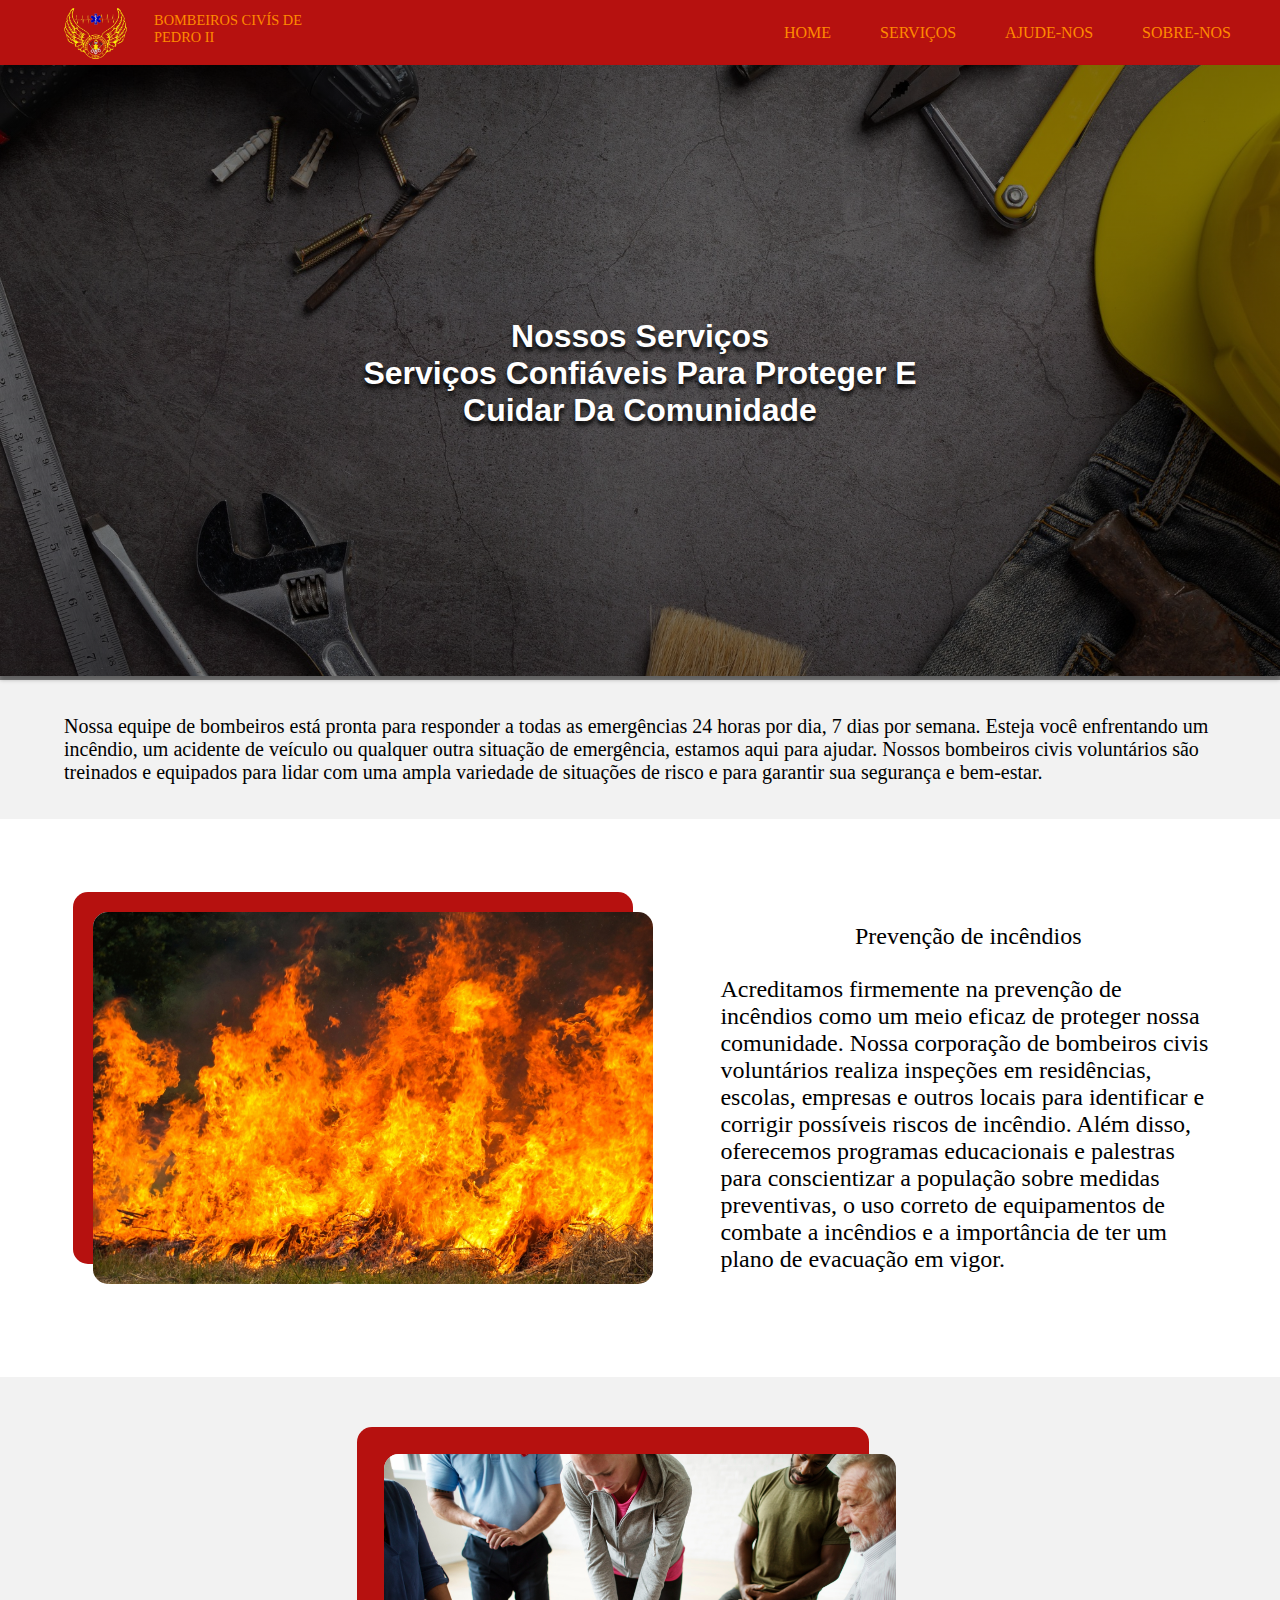
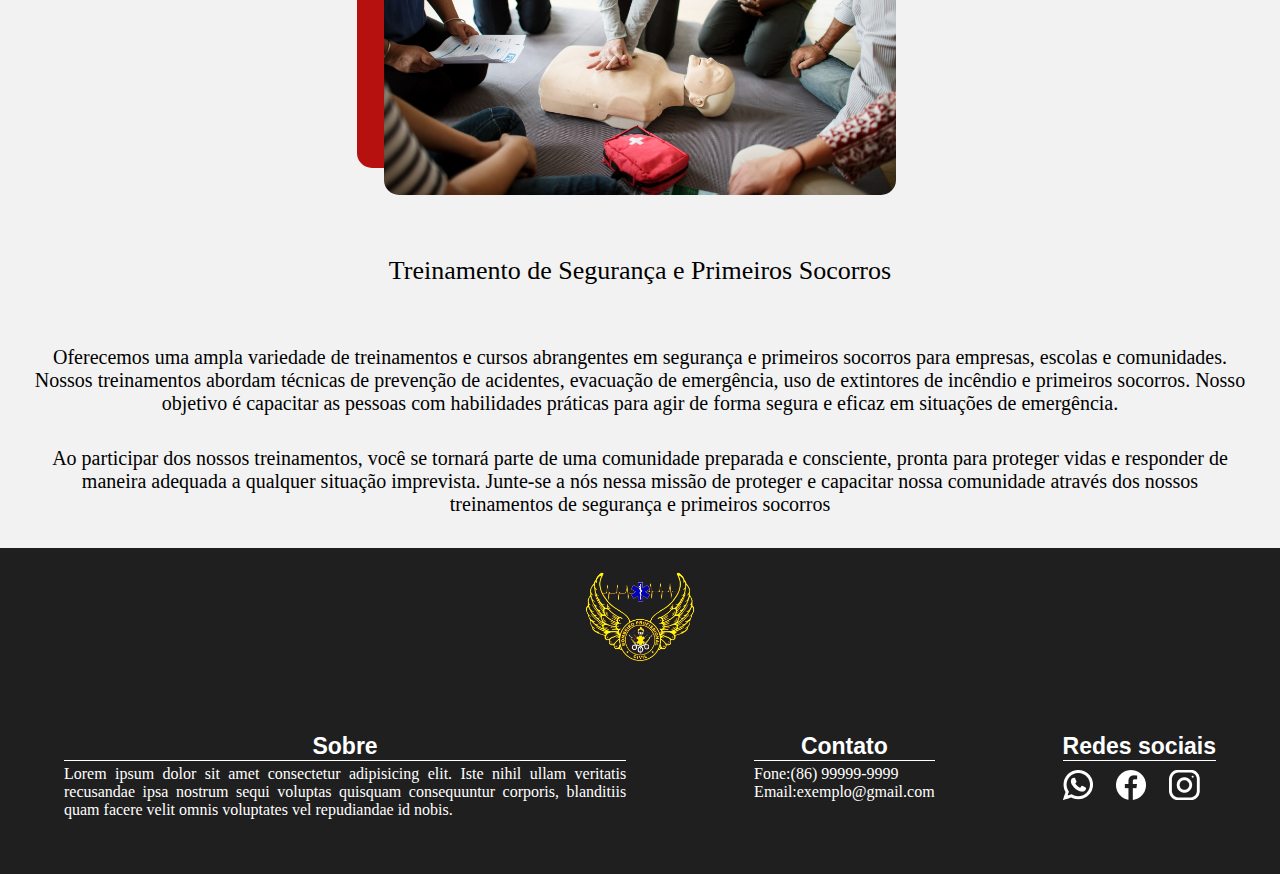
<file: implementação/servicos.html>
<!DOCTYPE html>
<html lang="pt-br">

<head>
    <meta charset="UTF-8">
    <meta name="viewport" content="width=device-width, initial-scale=1.0">
    <title>Serviços</title>
    <link href="css/style.css" rel="stylesheet" type="text/css" />
</head>

<body>
    <header>
        <div class="logo">
            <img src="img/logo_bombeiros.png" alt="">
            <h2 class="nomeHeader">BOMBEIROS CIVÍS DE PEDRO II</h2>
        </div>
        <nav id="nav">
            <img id="btn-mobile" src="img/menu.png" alt="">
            <ul id="menu">
                <li><a href="index.html" class="navegarHeader">HOME</a></li>
                <li><a href="servicos.html" class="navegarHeader">SERVIÇOS</a></li>
                <li><a href="ajude-nos.html" class="navegarHeader">AJUDE-NOS</a></li>
                <li><a href="sobre.html" class="navegarHeader">SOBRE-NOS</a></li>
            </ul>
        </nav>
    </header>
    <div class="imgTitulo">
        <img src="img/servicos.jpg" alt="">
        <div class="titulo">
            <p>Nossos Serviços</p>
            <p>Serviços confiáveis para proteger e cuidar da comunidade</p>
        </div>
    </div>
    <div class="servicoDes">
        <p class="servicoDesP">Nossa equipe de bombeiros está pronta para responder a todas as emergências 24 horas por
            dia, 7 dias por
            semana. Esteja você enfrentando um incêndio, um acidente de veículo ou qualquer outra situação de
            emergência, estamos aqui para ajudar. Nossos bombeiros civis voluntários são treinados e equipados para
            lidar com uma ampla variedade de situações de risco e para garantir sua segurança e bem-estar.</p>
    </div>
    <div class="queimadas">
        <img src="img/queimadas.jpg" alt="">
        <div class="textoqueimadas">
            <p>Prevenção de incêndios</p>
            <p>Acreditamos firmemente na prevenção de incêndios como um meio eficaz de proteger nossa comunidade. Nossa
                corporação de bombeiros civis voluntários realiza inspeções em residências, escolas, empresas e outros
                locais para identificar e corrigir possíveis riscos de incêndio. Além disso, oferecemos programas
                educacionais e palestras para conscientizar a população sobre medidas preventivas, o uso correto de
                equipamentos de combate a incêndios e a importância de ter um plano de evacuação em vigor.</p>
        </div>
    </div>
    <div class="servicoTreinamento">
        <img src="img/treinamentos.jpg" alt="" id="imgTeinamentoServico">
        <div>
            <p class="tituloTeinamentoServico">Treinamento de Segurança e Primeiros Socorros</p>
            <p class="txtTeinamentoServicos">Oferecemos uma ampla variedade de treinamentos e cursos abrangentes em
                segurança e primeiros socorros para
                empresas, escolas e comunidades. Nossos treinamentos abordam técnicas de prevenção de acidentes,
                evacuação
                de emergência, uso de extintores de incêndio e primeiros socorros. Nosso objetivo é capacitar as pessoas
                com
                habilidades práticas para agir de forma segura e eficaz em situações de emergência.
            </p>
            <p class="txtTeinamentoServicos">
                Ao participar dos nossos treinamentos, você se tornará parte de uma comunidade preparada e consciente,
                pronta para proteger vidas e responder de maneira adequada a qualquer situação imprevista. Junte-se a
                nós
                nessa missão de proteger e capacitar nossa comunidade através dos nossos treinamentos de segurança e
                primeiros socorros</p>
        </div>
    </div>
    <footer>
        <div class="logofooter">
            <img src="img/logo_bombeiros.png" alt="Logo" style="width: 116.772px; height: 94px;">
        </div>
        <div class="infofooter">
            <div class="sobreFooter">
                <h3 class="tituloFooter">Sobre</h3>
                <div class="linha"></div>
                <p class="txtsobrefooter">Lorem ipsum dolor sit amet consectetur adipisicing elit. Iste nihil ullam
                    veritatis recusandae ipsa nostrum sequi voluptas quisquam consequuntur corporis, blanditiis quam
                    facere
                    velit omnis voluptates vel repudiandae id nobis.</p>
            </div>
            <div class="sobreFooter">
                <h3 class="tituloFooter">Contato</h3>
                <div class="linha"></div>
                <p class="txtsobrefooter">Fone:(86) 99999-9999</p>
                <p class="txtsobrefooter">Email:exemplo@gmail.com</p>
            </div>
            <div class="sobreFooter">
                <h3 class="tituloFooter">Redes sociais</h3>
                <div class="linha"></div>
                <div class="redesfooter">
                    <img src="img/whatsapp icon.png" alt="">
                    <img src="img/facebook icon.png" alt="">
                    <img src="img/instagram icon.png" alt="">
                </div>
            </div>
        </div>
    </footer>
    <script type="text/javascript" src="js/javascript.js"></script>
</body>

</html>
</file>
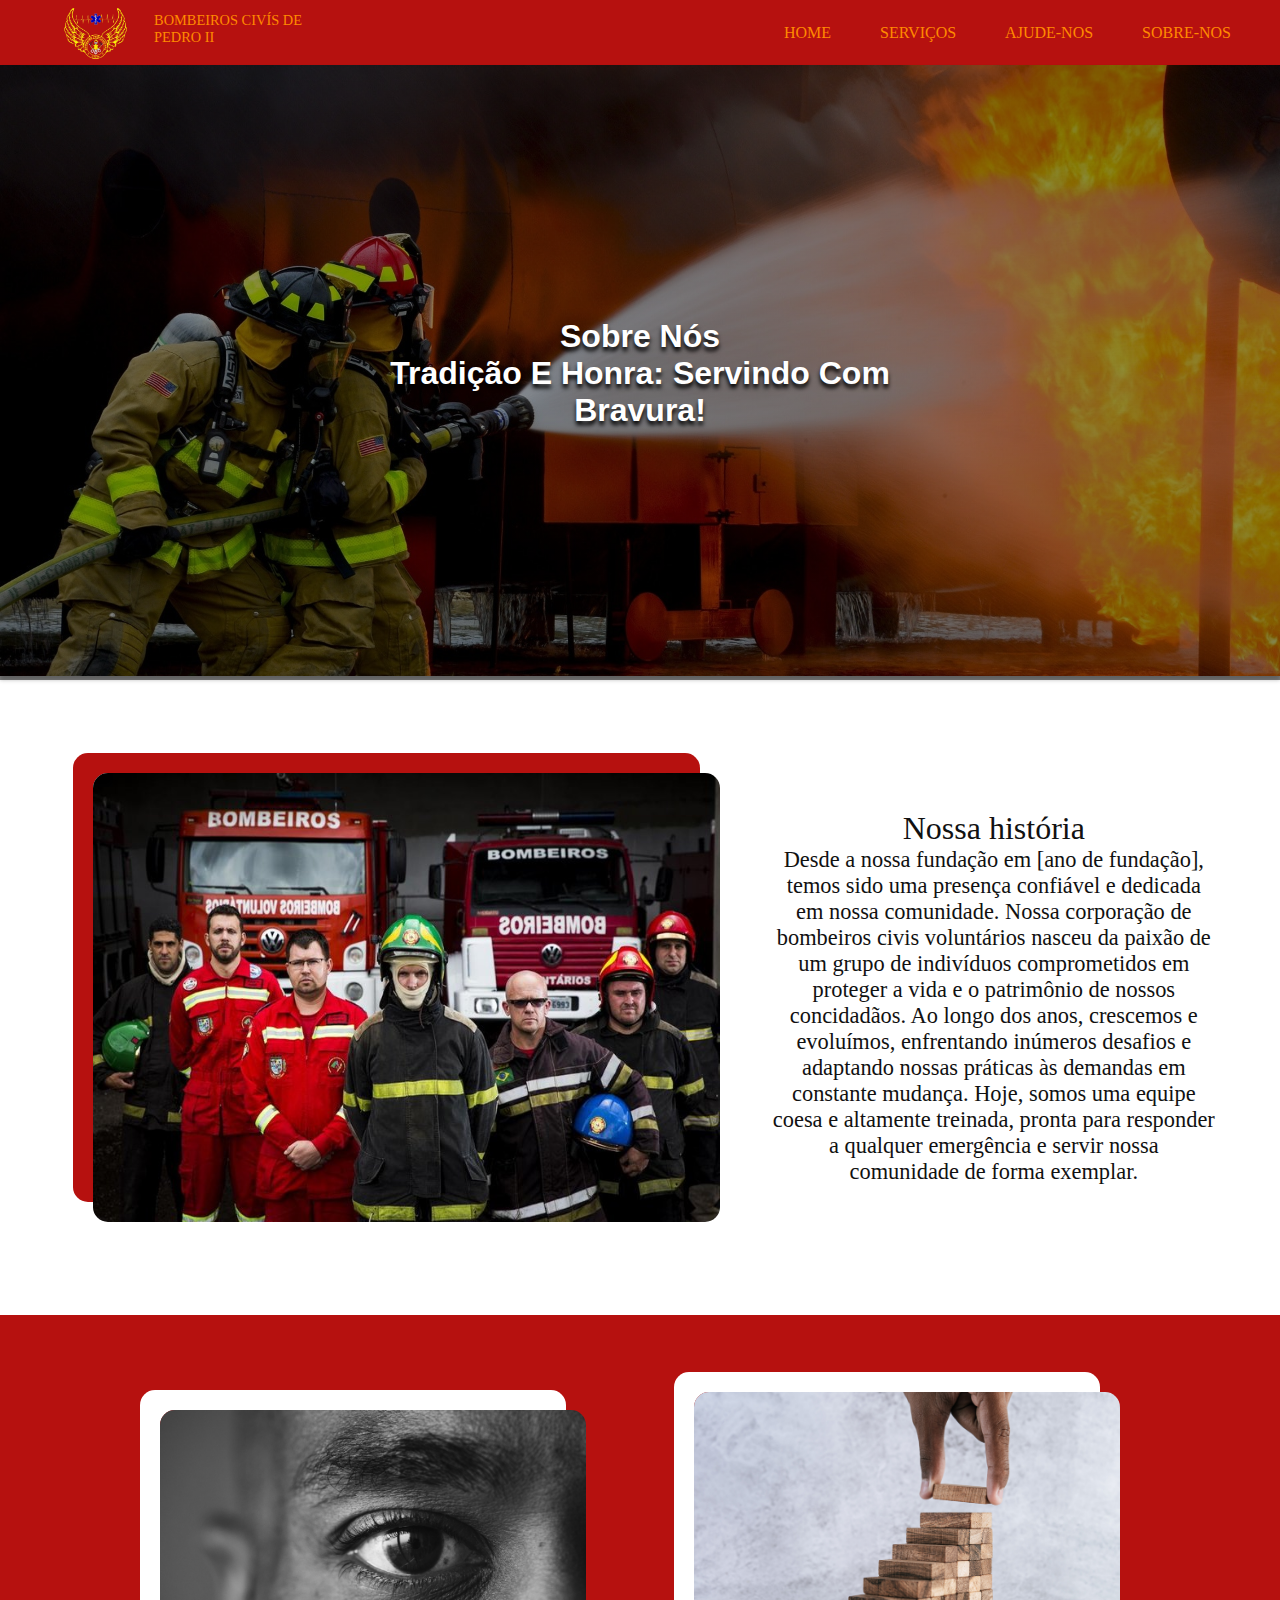
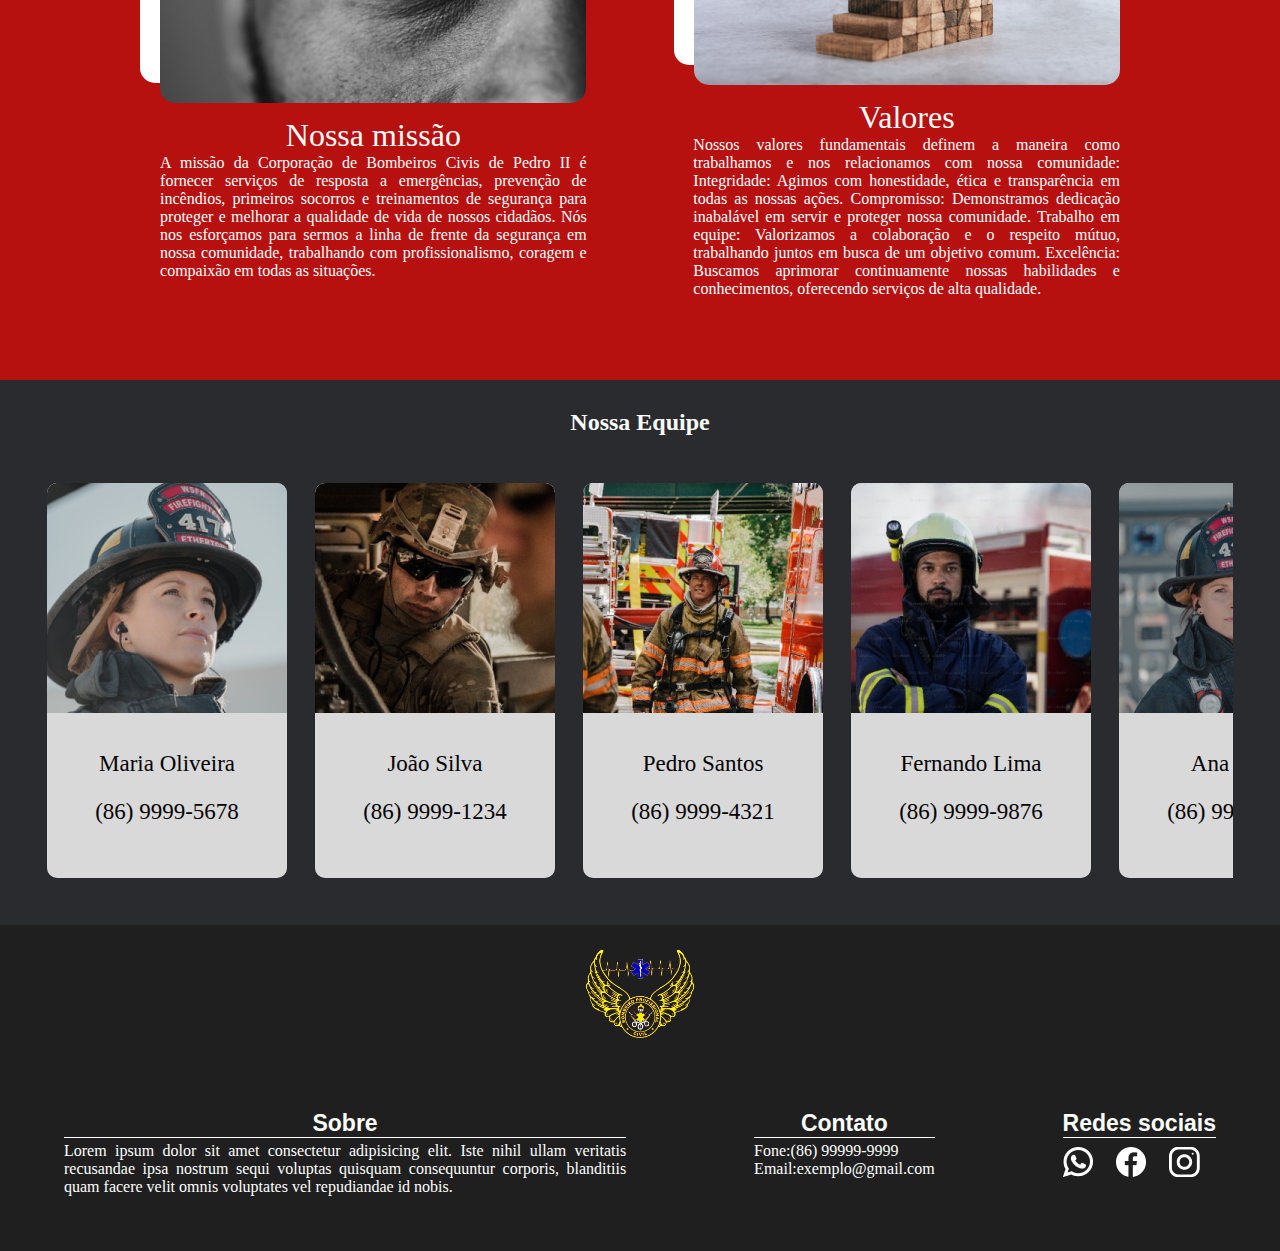
<file: implementação/sobre.html>
<!DOCTYPE html>
<html lang="pt-br">

<head>
    <meta charset="UTF-8">
    <meta name="viewport" content="width=device-width, initial-scale=1.0">
    <title>Sobre Nós</title>
    <link href="css/style.css" rel="stylesheet" type="text/css" />

</head>

<body>
    <header>
        <div class="logo">
            <img src="img/logo_bombeiros.png" alt="">
            <h2 class="nomeHeader">BOMBEIROS CIVÍS DE PEDRO II</h2>
        </div>
        <nav id="nav">
            <img id="btn-mobile" src="img/menu.png" alt="">
            <ul id="menu">
                <li><a href="index.html" class="navegarHeader">HOME</a></li>
                <li><a href="servicos.html" class="navegarHeader">SERVIÇOS</a></li>
                <li><a href="ajude-nos.html" class="navegarHeader">AJUDE-NOS</a></li>
                <li><a href="sobre.html" class="navegarHeader">SOBRE-NOS</a></li>
            </ul>
        </nav>
    </header>
    <main>
        <div class="imgTitulo">
            <img src="img/bombeiros 3.jpg" alt="">
            <div class="titulo">
                <p>Sobre nós</p>
                <p>Tradição e honra: servindo com bravura!</p>
            </div>
        </div>
        <div class="historia">
            <img src="img/bombeiros 2.jpg" alt="">
            <div class="textosNossahistoria">
                <p class="pNossaHistoria">Nossa história</p>
                <p class="pTextNossaHistoria">Desde a nossa fundação em [ano de fundação], temos sido uma presença
                    confiável e dedicada em nossa
                    comunidade. Nossa corporação de bombeiros civis voluntários nasceu da paixão de um grupo de
                    indivíduos
                    comprometidos em proteger a vida e o patrimônio de nossos concidadãos.
                    Ao longo dos anos, crescemos e evoluímos, enfrentando inúmeros desafios e adaptando nossas práticas
                    às
                    demandas em constante mudança. Hoje, somos uma equipe coesa e altamente treinada, pronta para
                    responder
                    a
                    qualquer emergência e servir nossa comunidade de forma exemplar.</p>
            </div>
        </div>
        <div class="container-valores">
            <div class="valores">
                <div class="missao">
                    <img src="img/missao.jpg" alt="">
                    <div class="textoValor">
                        <p class="pValor">Nossa missão</p>
                        <p class="pText">A missão da Corporação de Bombeiros Civis de Pedro II é fornecer serviços de
                            resposta a emergências,
                            prevenção de incêndios, primeiros socorros e treinamentos de segurança para proteger e
                            melhorar
                            a
                            qualidade
                            de vida de nossos cidadãos. Nós nos esforçamos para sermos a linha de frente da segurança em
                            nossa
                            comunidade, trabalhando com profissionalismo, coragem e compaixão em todas as situações.</p>
                    </div>
                </div>
                <div class="missao">
                    <img src="img/principios.jpg">
                    <div class="textoValor">
                        <p class="pValor">Valores</p>
                        <p class="pText">Nossos valores fundamentais definem a maneira como trabalhamos e nos
                            relacionamos
                            com nossa
                            comunidade:
                            Integridade: Agimos com honestidade, ética e transparência em todas as nossas ações.
                            Compromisso: Demonstramos dedicação inabalável em servir e proteger nossa comunidade.
                            Trabalho em equipe: Valorizamos a colaboração e o respeito mútuo, trabalhando juntos em
                            busca de
                            um
                            objetivo
                            comum.
                            Excelência: Buscamos aprimorar continuamente nossas habilidades e conhecimentos, oferecendo
                            serviços
                            de
                            alta
                            qualidade.</p>
                    </div>
                </div>
            </div>
        </div>
        <div class="equipe">
            <h3>Nossa Equipe</h3>
            <div class="scroll">
                <div class="img-fundo"> <img src="img/Rectangle 83.png" alt="" style="width: 240px; height: 230px;">
                    <p>Maria Oliveira</p>
                    <p>(86) 9999-5678</p>
                </div>
                <div class="img-fundo"> <img src="img/Rectangle 84.png" alt="" style="width: 240px; height: 230px;">
                    <p>João Silva</p>
                    <p>(86) 9999-1234</p>
                </div>
                <div class="img-fundo"> <img src="img/Rectangle 85.png" alt="" style="width: 240px; height: 230px;">
                    <p>Pedro Santos</p>
                    <p>(86) 9999-4321</p>
                </div>
                <div class="img-fundo"> <img src="img/Rectangle 86.png" alt="" style="width: 240px; height: 230px;">
                    <p>Fernando Lima</p>
                    <p>(86) 9999-9876</p>
                </div>
                <div class="img-fundo"> <img src="img/Rectangle 87.png" alt="" style="width: 240px; height: 230px;">
                    <p>Ana Costa</p>
                    <p>(86) 9999-8765</p>
                </div>
                <div class="img-fundo"> <img src="img/Rectangle 83.png" alt="" style="width: 240px; height: 230px;">
                    <p>Larissa Souza</p>
                    <p>(86) 9999-5432</p>
                </div>
                <div class="img-fundo"> <img src="img/Rectangle 84.png" alt="" style="width: 240px; height: 230px;">
                    <p>Ricardo Oliveira</p>
                    <p>(86) 9999-8765</p>
                </div>
            </div>
        </div>
    </main>
    <footer>
        <div class="logofooter">
            <img src="img/logo_bombeiros.png" alt="Logo" style="width: 116.772px; height: 94px;">
        </div>
        <div class="infofooter">
            <div class="sobreFooter">
                <h3 class="tituloFooter">Sobre</h3>
                <div class="linha"></div>
                <p class="txtsobrefooter">Lorem ipsum dolor sit amet consectetur adipisicing elit. Iste nihil ullam
                    veritatis recusandae ipsa nostrum sequi voluptas quisquam consequuntur corporis, blanditiis quam
                    facere
                    velit omnis voluptates vel repudiandae id nobis.</p>
            </div>
            <div class="sobreFooter">
                <h3 class="tituloFooter">Contato</h3>
                <div class="linha"></div>
                <p class="txtsobrefooter">Fone:(86) 99999-9999</p>
                <p class="txtsobrefooter">Email:exemplo@gmail.com</p>
            </div>
            <div class="sobreFooter">
                <h3 class="tituloFooter">Redes sociais</h3>
                <div class="linha"></div>
                <div class="redesfooter">
                    <img src="img/whatsapp icon.png" alt="">
                    <img src="img/facebook icon.png" alt="">
                    <img src="img/instagram icon.png" alt="">
                </div>
            </div>
        </div>
    </footer>
    <script type="text/javascript" src="js/javascript.js"></script>
</body>

</html>
</file>
<file: style.css>
*{
    margin: 0;
    padding: 0;
    box-sizing: border-box;
}

/* Estilo do cabeçario*/ 

header{
    margin: 0px;
    width: 100%;
    height: 65px;
    flex-shrink: 0;
    background-color: #B6110F;
    display: flex;
    align-items: center;
    column-gap: 5%;
}
.logo {
    width: 67.082px;
    height: 54px;
    margin-left: 47px;
    flex-shrink: 0;
    background: url(imagens/logo_bombeiros.png);
    background-repeat: no-repeat;
    background-size: cover;
}
.navegarHeader{
    color: #FF8A00;
    font-family: Secular One;
    font-size: 16px;
    font-style: normal;
    font-weight: 400;
    line-height: normal;
    text-decoration: none;
    margin-right: 25px;
    
    /* // On click
    // Navigate to: "Home";
    // Animate: Instant;
    animation-duration: 0ms; */

}
.nomeHeader{
    width: 150px;
    height: 41px;
    flex-shrink: 0;
    color: #FF8A00;
    font-family: Castoro;
    font-size: 0.9em;
    font-style: normal;
    font-weight: 400;
    line-height: normal;
}
.linksHeader{
    position: absolute;
    right: 15px;
} 

/* Estilo do rodapé*/
footer{
    width: 100%;
    flex-shrink: 0;
    background-color: rgba(0,0,0,0.88);
    color: #FFF;
    font-family: Secular One, sans-serif;
    font-size: 23px;
    font-style: normal;
    font-weight: 400;
    line-height: normal;
    display: flex;
    align-items: center;
    column-gap: 5%;
    bottom: 0;
    flex-direction: column;
    height: 326px;
}
.logofooter {
    margin-top: 21px;
}
.redesfooter img {
    margin-top: 5px;
}
.redesfooter {
    display: flex;
    gap: 23px;
}
.tituloFooter{
    text-align: center;
    position:static;
    font-size: 23px;
    white-space: nowrap;
}
.txtsobrefooter{
    text-align: justify;
    color: #FFF;
    font-family: Secular One;
    font-size: 16px;
    font-style: normal;
    font-weight: 400;
    line-height: normal;  
}
.sobreFooter{
    margin-top: 5%;
    margin-left: 5%;
    margin-right: 5%;
    /* width: 440px; */
}
.linha{
    background-color: #FFF;
    height: 1px;
    margin-bottom: 4px;
}

/* Imagem*/

.imgSobre{
    width: 100%;
    height: 611px;
    flex-shrink: 0;
    background: linear-gradient(180deg, rgba(0, 0, 0, 0.50) 0%, rgba(0, 0, 0, 0.00) 100%), linear-gradient(0deg, rgba(0, 0, 0, 0.50) 0%, rgba(0, 0, 0, 0.00) 100%), url(imagens/bombeiros\ 3.jpg);
    background-size: cover;
    background-repeat: no-repeat;
    box-shadow: 0px 4px 4px 0px rgba(0, 0, 0, 0.25);
}
.imgAjude{
    width: 100%;
    height: 611px;
    flex-shrink: 0;
    background: linear-gradient(180deg, rgba(0, 0, 0, 0.50) 0%, rgba(0, 0, 0, 0.00) 100%), linear-gradient(0deg, rgba(0, 0, 0, 0.50) 0%, rgba(0, 0, 0, 0.00) 100%), url(imagens/maos\ estendidas.jpg);
    background-size: cover;
    background-repeat: no-repeat;
    box-shadow: 0px 4px 4px 0px rgba(0, 0, 0, 0.25);
}
.titulo{
    color: white;
    position: relative;
    text-align: center;
    text-shadow: 0px 4px 4px rgba(0, 0, 0, 0.25), 0px 4px 4px rgba(0, 0, 0, 0.25), 0px 4px 4px rgba(0, 0, 0, 0.25), 0px 4px 4px rgba(0, 0, 0, 0.25), 0px 4px 4px rgba(0, 0, 0, 0.25), 0px 4px 4px rgba(0, 0, 0, 0.25);
    font-family: Sansita One, sans-serif;
    font-size: 32px;
    font-style: normal;
    font-weight: 600;
    line-height: normal;
    top:40%;
    text-transform: capitalize;
}
.container-valores {
    background-color: #B6110F;
}
.container-valores p {
    color: white;
}
.equipe {
    display: flex;
    flex-direction: column;
    text-align: center;
    background-color: #292B2F;
}
.equipe h3 {
    color: white;
    margin-top: 29px;
}
.scroll {
    display: flex;
    overflow-x: auto;
    scrollbar-width:none;
    margin: 47px;
    justify-content: space-between;
    gap: 28px;   
}
.scroll::-webkit-scrollbar {
    display: none;
}
.img-fundo{
    background-color: #D9D9D9;
    border-radius: 10px;
    height: 395px;
    width: 240px;
    display: flex;
    flex-direction: column;
    align-items: center;
}
.img-fundo p {
    margin-bottom: 22px;
    font-size: 23px;
}
.img-fundo img {
    border-radius: 10px 10px 0 0;
    margin-bottom: 38px;
}

/*Nossa história*/

.historia{
    width: 100%;
    flex-shrink: 0;
    background-color: #FFF;
    color: #111111;
    font-family: Secular One;
    line-height: normal;
    display: flex;
    align-items: center;
    column-gap: 2%;
    bottom: 0;
    padding: 5%;
}
.textosNossaHistoria{
    width: 40%;   
}
.imgHistoria{
    width: 35%;
    height: 50%;
    border-radius: 12%;
    padding: 2%;
}
.pNossaHistoria{
    text-align: center;
    font-size: 2em;
    text-decoration: double;
}
.pTextNossaHistoria{
    text-align:center;
}

/*página sobre nos*/
/*Nossa história e nossa missão*/

.valor{
    background-color: #B6110F;
    display: flex;
    padding-bottom: 10%;
    z-index: -4;
}
.missao{
    width: 50%;
    display: inline;
}
.valores{
    width: 50%;
    display: inline;
}
.imgValor{
    padding: 10%;
}
.pValor{
    text-align: center;
    color: #FFF;
    font-size: 2em;
}
.pText{
    color: #FFF;
    text-align: justify;
    width: 80%;
    margin-left: 15%;
}
.imgValor{
    border-radius: 12%;
    width: 60%;
    margin-left: 15%;
    z-index: 2;
}
.infofooter {
    display: flex;
    flex-direction: row;
    justify-content: space-between;
}

/* .branco{
    width: 40%;
    height: 40%;
    flex-shrink: 0;
    border-radius: 15px;
    background-color: #FFF;
    box-shadow: 0px 4px 4px 0px rgba(0, 0, 0, 0.25) inset, 0px 4px 4px 0px rgba(0, 0, 0, 0.25) inset,0px 4px 4px 0px rgba(0, 0, 0, 0.25) inset,0px 4px 4px 0px rgba(0, 0, 0, 0.25) inset;
    z-index: -1;
} */

/*Página de ajude-nos*/

.doacao{
    background-color: rgba(242,242,242,1);
    
}
.doacaoTexto{
    
}
</file>
<file: implementação/css/style.css>
* {
    margin: 0;
    padding: 0;
    box-sizing: border-box;
}

a {
    color: black;
    text-decoration: none;
    font-family: sans-serif;
}

a:hover {
    background: rgba(0, 0, 0, .05);
}

/* Estilo do cabeçario*/
#menu {
    display: flex;
    list-style: none;
    gap: .5rem;
}

#menu a {
    display: block;
    padding: .5rem;
}

#btn-mobile {
    display: none;
    width: 35px;
    height: 35px
}

@media (max-width: 868px) {

    /* Header */
    #btn-mobile {
        display: block;
        cursor: pointer;
    }

    #menu {
        display: block;
        position: absolute;
        width: 100%;
        top: 65px;
        right: 0px;
        background: #f6f6f6;
        height: 0px;
        z-index: 1000;
        transition: .6s;
        visibility: hidden;
        overflow-y: hidden;
    }

    #nav.active #menu {
        height: calc(100vh - 70px);
        visibility: visible;
        overflow-y: auto;
    }

    #menu a {
        padding: 1rem 0;
        margin: 0 1rem;
        border-bottom: 2px solid rgba(0, 0, 0, .05);
    }
}

header {
    display: flex;
    align-items: center;
    box-sizing: border-box;
    padding: 1rem;
    display: flex;
    align-items: center;
    height: 70px;
    justify-content: space-between;
    background-color: #B6110F;
    width: 100%;
    height: 65px;
}

.logo {
    display: flex;
    width: 240px;
    height: 54px;
    margin-left: 47px;
    flex-shrink: 0;
    background-repeat: no-repeat;
    background-size: cover;
    gap: 25px;
    justify-content: center;
    align-items: center;
}

.logo img {
    width: 67.082px;
    height: 54px;
}

.navegarHeader {
    color: #FF8A00;
    font-family: Secular One;
    font-size: 16px;
    font-style: normal;
    font-weight: 400;
    line-height: normal;
    text-decoration: none;
    margin-right: 25px;
}

.nomeHeader {
    width: 150px;
    height: 41px;
    flex-shrink: 0;
    color: #FF8A00;
    font-family: Castoro;
    font-size: 0.9em;
    font-style: normal;
    font-weight: 400;
    line-height: normal;
}

/* Estilo do rodapé*/
footer {
    width: 100%;
    flex-shrink: 0;
    background-color: rgba(0, 0, 0, 0.88);
    color: #FFF;
    font-family: Secular One, sans-serif;
    font-size: 23px;
    font-style: normal;
    font-weight: 400;
    line-height: normal;
    display: flex;
    align-items: center;
    column-gap: 5%;
    bottom: 0;
    flex-direction: column;
    height: 326px;
}

.logofooter {
    margin-top: 21px;
}

.redesfooter img {
    margin-top: 5px;
}

.redesfooter {
    display: flex;
    gap: 23px;
}

.tituloFooter {
    text-align: center;
    position: static;
    font-size: 23px;
    white-space: nowrap;
}

.txtsobrefooter {
    text-align: justify;
    color: #FFF;
    font-family: Secular One;
    font-size: 16px;
    font-style: normal;
    font-weight: 400;
    line-height: normal;
}

.sobreFooter {
    margin: 5% 5% 0 5%;
}

.linha {
    background-color: #FFF;
    height: 1px;
    margin-bottom: 4px;
}

.infofooter {
    display: flex;
    flex-direction: row;
    justify-content: space-between;
}

/* Imagem*/
.imgTitulo {
    position: relative;
}

.imgTitulo img {
    width: 100%;
    height: 611px;
    flex-shrink: 0;
    object-fit: cover;
    object-position: center;
    box-shadow: 0px 4px 4px 0px rgba(0, 0, 0, 0.25);
}

.imgTitulo::before {
    content: "";
    position: absolute;
    top: 0;
    right: 0;
    bottom: 0;
    left: 0;
    background: linear-gradient(180deg, rgba(0, 0, 0, 0.50) 0%, rgba(0, 0, 0, 0.00) 100%),
        linear-gradient(0deg, rgba(0, 0, 0, 0.50) 0%, rgba(0, 0, 0, 0.00) 100%);
    z-index: 0;
}

.titulo {
    color: white;
    position: absolute;
    text-align: center;
    text-shadow: 0px 4px 4px rgba(0, 0, 0, 1.50);
    font-family: Sansita One, sans-serif;
    font-size: 32px;
    font-style: normal;
    font-weight: 600;
    line-height: normal;
    top: 50%;
    left: 50%;
    text-transform: capitalize;
    z-index: 1;
    transform: translate(-50%, -50%);
    text-transform: capitalize;
}

.botao {
    width: 12em;
    height: 3em;
    flex-shrink: 0;
    border-radius: 15px;
    background-color: #B6110F;
    margin: 5%;
    border-color: #B6110F;
    box-shadow: 5px 10px #888;
}

.botaoA {
    color: #FFF;
    font-size: 24px;
    font-style: normal;
    font-weight: 400;
    line-height: normal;
}

/*Página de Home*/
#headerInicio {
    float: right;
}

.inicio {
    background-color: #B6110F;
    height: 80vh;
    padding: 5%;
}

.imgPrincipal {
    display: inline;
    float: right;
}

.nomeInicio {
    width: 150px;
    height: 41px;
    flex-shrink: 0;
    color: #FF8A00;
    font-family: Castoro;
    font-size: 2em;
    font-style: normal;
    font-weight: 400;
    line-height: normal;
    margin-top: 2.5%;
    margin-left: 4%;
}

#logoInicio {
    width: 20%;
}

.slogam {
    color: #FFF;
    font-family: Raleway;
    font-size: 23px;
    font-style: normal;
    font-weight: 400;
    line-height: normal;
    margin-top: 8%;
}

.container- {
    background-color: #edecec;
}

.container-geral {
    width: 100%;
    background-color: #edecec;
    display: flex;
    justify-content: center;
    flex-direction: column;
    align-items: center;
}

.titulo-e-texto {
    text-align: center;
    margin: 37px;
    width: 80%;
}

.tituloInicio {
    color: #000;
    font-size: 28px;
    font-style: normal;
    font-weight: 700;
    line-height: normal;
}

.txtInicio {
    color: #000;
    font-size: 24px;
    font-style: normal;
    font-weight: 400;
    line-height: normal;
}

.container-svg {
    display: flex;
    justify-content: center;
    align-items: center;
    margin: 37px;
    border: 30px;
}

.svg {
    width: 100vw;
    display: flex;
    position: relative;
    z-index: 0;
    gap: 70px;
    padding-left: 5%;
}

.botaoright {
    display: flex;
    flex-direction: row-reverse;
}

.tituloHome {
    font-size: 23px;
    font-style: normal;
    font-weight: 700;
    line-height: normal;
    text-align: center;
    margin: 5%;
    font-family: 'Lucida Sans', 'Lucida Sans Regular', 'Lucida Grande', 'Lucida Sans Unicode', Geneva, Verdana, sans-serif;
}

.txtHome {
    font-size: 18px;
    font-style: normal;
    font-weight: 400;
    line-height: normal;
}

.fundo {
    display: inline;
    z-index: 15;
}

/*Nossos serviços*/
.container-servicos {
    display: flex;
    justify-content: space-between;
    position: absolute;
    z-index: 1;
}

.servicosHome {
    background-color: #FFF;
    display: flex;
    flex-direction: column;
    width: 30%;
    height: 295px;
    margin: 2%;
    padding: 2%;
    border-radius: 11px;
    box-shadow: 0px 4px 4px 0px rgba(0, 0, 0, 0.25) inset, 0px 4px 4px 0px rgba(0, 0, 0, 0.50);
}

.servicosHome img {
    width: 80px;
    height: 80px;
}

/*Divulgue nossa causa*/
.divulgueCausa {
    padding: 5%;
    display: flex;
    flex-direction: row;

}

.tituloetextoquemsomos {
    display: flex;
    justify-content: center;
    align-items: center;
    flex-direction: column;
    gap: 35px;
    padding: 25px;
}

#imgDivulgue {
    width: 50%;
    margin: 2.5%;
    box-shadow: -20px -20px #B6110F;
    border-radius: 15px;
    object-fit: cover;
}

/*Quem somos*/
.quemsomos {
    display: flex;
    flex-direction: row-reverse;
    margin: 20px;
}

#imgQuemSomos {
    width: 384px;
    height: 518px;
    margin: 2.5%;
    box-shadow: -27px -27px #B6110F;
    border-radius: 15px;
    object-fit: cover;
}

.tituloQuemSomos {
    color: #000;
    font-size: 28px;
    font-style: normal;
    font-weight: 700;
    line-height: normal;
}

.txtQuemSomos {
    color: #000;
    font-size: 26px;
    font-style: normal;
    font-weight: 400;
    line-height: normal;
}

/*página sobre nos*/
/*Nossa história*/
.historia {
    width: 100%;
    flex-shrink: 0;
    background-color: #FFF;
    color: #111111;
    font-family: Secular One;
    line-height: normal;
    display: flex;
    align-items: center;
    column-gap: 2%;
    bottom: 0;
    padding: 5%;
}

.historia img {
    width: 627px;
    height: 449px;
    border-radius: 15px;
    float: left;
    margin: 2.5%;
    box-shadow: -20px -20px #B6110F;
    border-radius: 15px;
}

.textosNossaHistoria {
    width: 40%;
}

.pNossaHistoria {
    text-align: center;
    font-size: 2em;
    text-decoration: double;
}

.pTextNossaHistoria {
    text-align: center;
    font-size: 1.4em;
}

/*Nossa missão e valores*/
.container-valores {
    position: relative;
    background-color: #B6110F;
    padding: 34px;
}

.container-valores p {
    color: white;
}

.valores {
    background-color: #B6110F;
    display: flex;
    margin: 2.5% 6% 4% 6%;
}

.missao {
    width: 50%;
    display: flex;
    align-items: center;
    flex-direction: column;
    justify-content: center;
}

.missao img {
    width: 426px;
    height: 293px;
    border-radius: 15px;
    margin: 2.5%;
    box-shadow: -20px -20px white;
}

.textoValor {
    display: flex;
    align-items: center;
    justify-content: center;
    flex-direction: column;
}

.pValor {
    text-align: center;
    color: #FFF;
    font-size: 2em;
}

.pText {
    color: #FFF;
    text-align: justify;
    width: 80%;
}

/* Equipe */
.equipe {
    display: flex;
    flex-direction: column;
    text-align: center;
    background-color: #292B2F;
}

.equipe h3 {
    color: white;
    font-size: 1.5rem;
    margin: 29px 0 0 0;
}

.scroll {
    display: flex;
    overflow-x: auto;
    scrollbar-width: none;
    margin: 47px;
    justify-content: space-between;
    gap: 28px;
}

.scroll::-webkit-scrollbar {
    display: none;
}

.img-fundo {
    background-color: #D9D9D9;
    border-radius: 10px;
    height: 395px;
    width: 240px;
    display: flex;
    flex-direction: column;
    align-items: center;
}

.img-fundo p {
    margin-bottom: 22px;
    font-size: 23px;
}

.img-fundo img {
    border-radius: 10px 10px 0 0;
    margin-bottom: 38px;
}

/*Página de ajude-nos*/
.doacao {
    background-color: #F2F2F2;
    width: 100%;
    flex-shrink: 0;
    color: #111111;
    font-family: Secular One;
    line-height: normal;
    display: flex;
    align-items: center;
    column-gap: 2%;
    bottom: 0;
    padding: 5%;
}

.doacao img {
    float: left;
    margin: 2.5%;
    box-shadow: -27px -27px #B6110F;
    border-radius: 15px;
}

.patrocinio {
    width: 100%;
    flex-shrink: 0;
    background-color: #FFF;
    color: #111111;
    font-family: Secular One;
    line-height: normal;
    display: flex;
    align-items: center;
    column-gap: 2%;
    bottom: 0;
    padding: 5%;
    flex-direction: row-reverse;
}

.voluntario {
    background-color: #F2F2F2;
    width: 100%;
    flex-shrink: 0;
    color: #111111;
    font-family: Secular One;
    line-height: normal;
    display: flex;
    align-items: center;
    column-gap: 2%;
    bottom: 0;
    padding: 5%;
}

.textoAjudenos {
    display: flex;
    justify-content: center;
    flex-direction: column;
    align-items: center;
    font-size: 26px;
}

.img-ajudenos {
    width: 557px;
    height: 372px;
    float: left;
    margin: 2.5%;
    box-shadow: -27px -27px #B6110F;
    border-radius: 15px;
}

.contatoqr {
    background-color: #292B2F;
    color: white;
    padding: 30px 160px 92px 160px;
}

.textoContato {
    padding: 1rem;
    display: flex;
    justify-content: center;
    flex-direction: column;
    align-items: center;
    font-size: 24px;
    gap: 42px;
}

.container-qrcode {
    display: flex;
    justify-content: space-between;
    margin: 40px 0 0 0;
}

.qrcode {
    display: flex;
    justify-content: center;
    align-items: center;
    flex-direction: column;
    gap: 2rem;
    background: #8F8F8F;
    width: 240px;
    height: 416px;
    border-radius: 15px;
}

/*Página de serviço*/
/*Descrição da página serviço*/
.servicoDes {
    background-color: #f2f2f2;
    display: flex;
    justify-content: center;
}

.servicoDesP {
    width: 90%;
    flex-shrink: 0;
    color: #000;
    font-family: Raleway;
    font-size: 20px;
    font-style: normal;
    font-weight: 400;
    line-height: normal;
    margin: 35px;
}

.queimadas {
    display: flex;
    margin: 5%;
    gap: 39px
}

.queimadas img {
    width: 560px;
    height: 372px;
    border-radius: 15px;
    float: left;
    margin: 2.5%;
    box-shadow: -20px -20px #B6110F;
    border-radius: 15px;
}

.textoqueimadas {
    display: flex;
    flex-direction: column;
    justify-content: center;
    align-items: center;
    gap: 26px;
    font-size: 24px;
}

/*Teinamento*/
.servicoTreinamento {
    display: flex;
    justify-content: center;
    align-items: center;
    flex-direction: column;
    background-color: #F2F2F2;
    padding-top: 45px;
}

#imgTeinamentoServico {
    width: 40%;
    height: 50%;
    border-radius: 15px;
    float: left;
    margin: 2.5%;
    box-shadow: -27px -27px #B6110F;
    border-radius: 15px;
}

.tituloTeinamentoServico {
    text-align: center;
    color: #000;
    font-family: Raleway;
    font-size: 26px;
    font-style: normal;
    font-weight: 400;
    line-height: normal;
    padding: 2.2%;
}

.txtTeinamentoServicos {
    color: #000;
    font-family: Raleway;
    font-size: 20px;
    font-style: normal;
    font-weight: 400;
    line-height: normal;
    text-align: center;
    margin: 2.5%;
}
</file>
